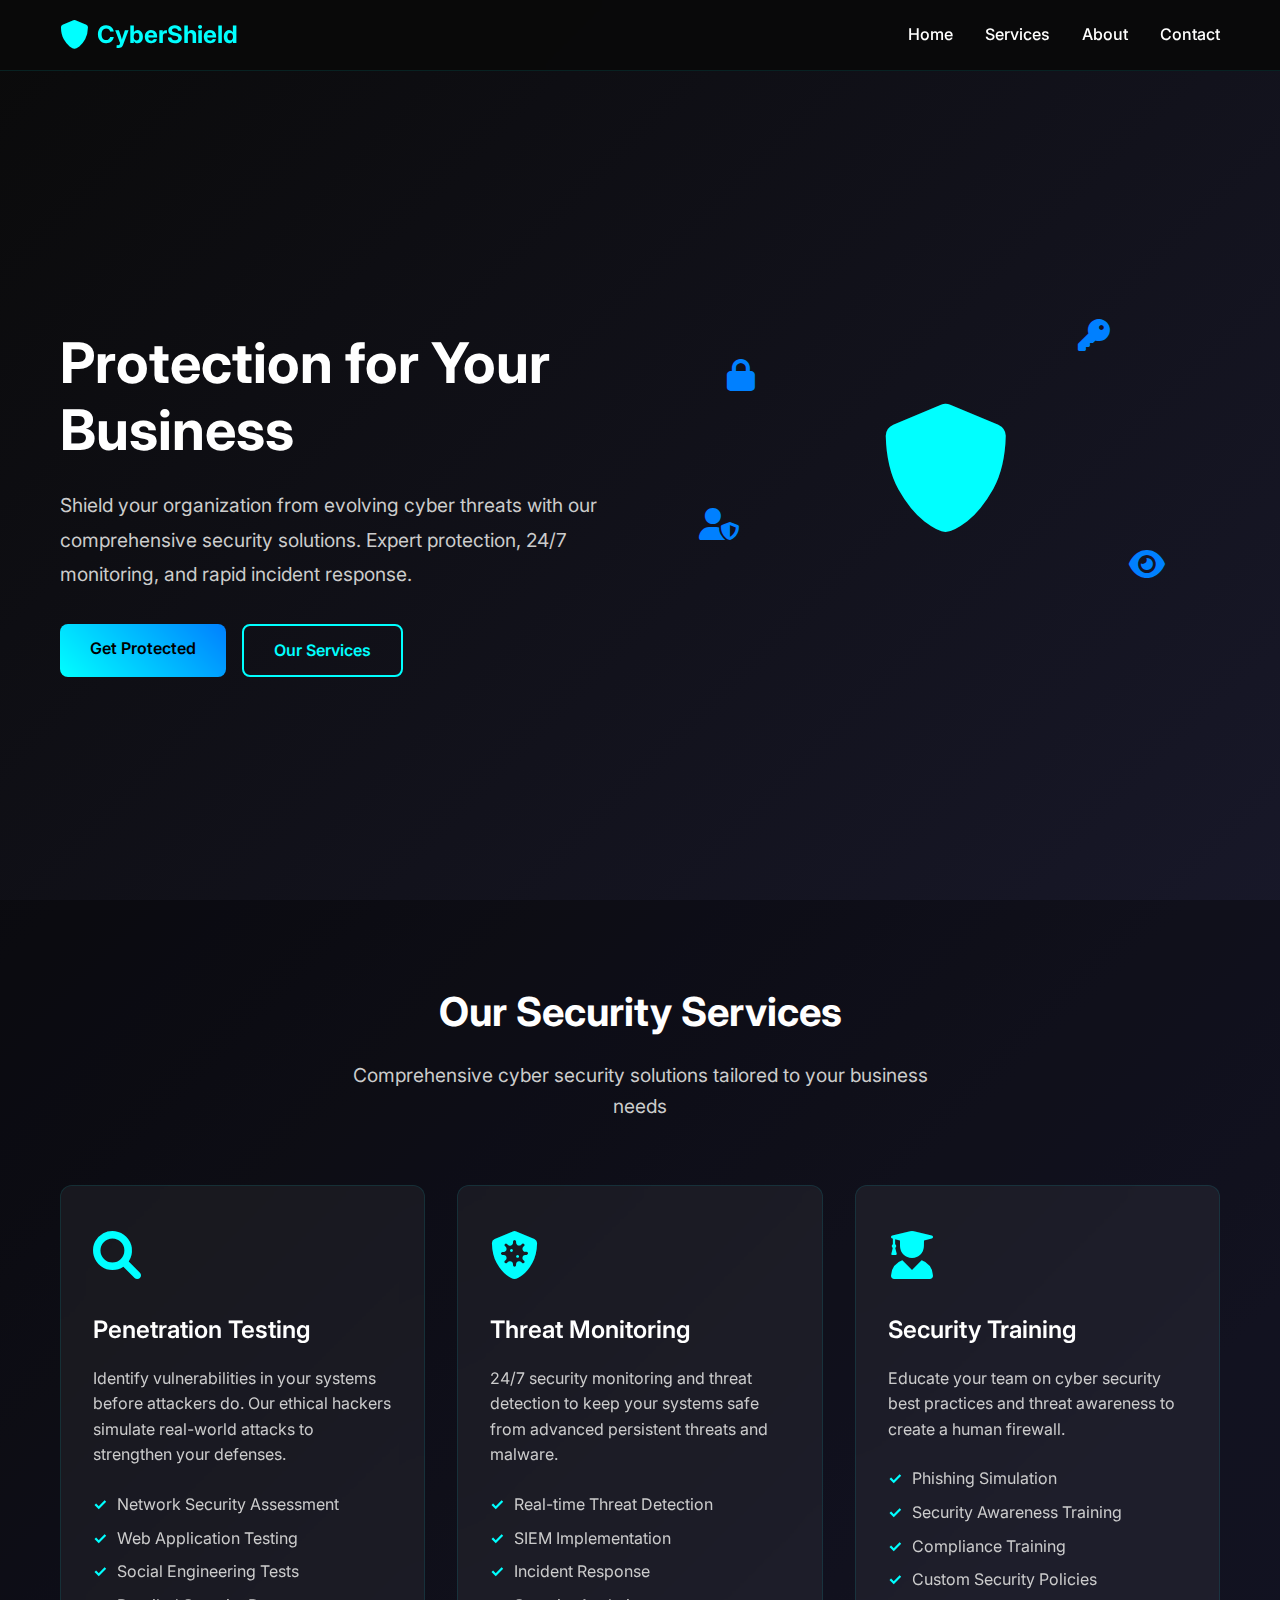
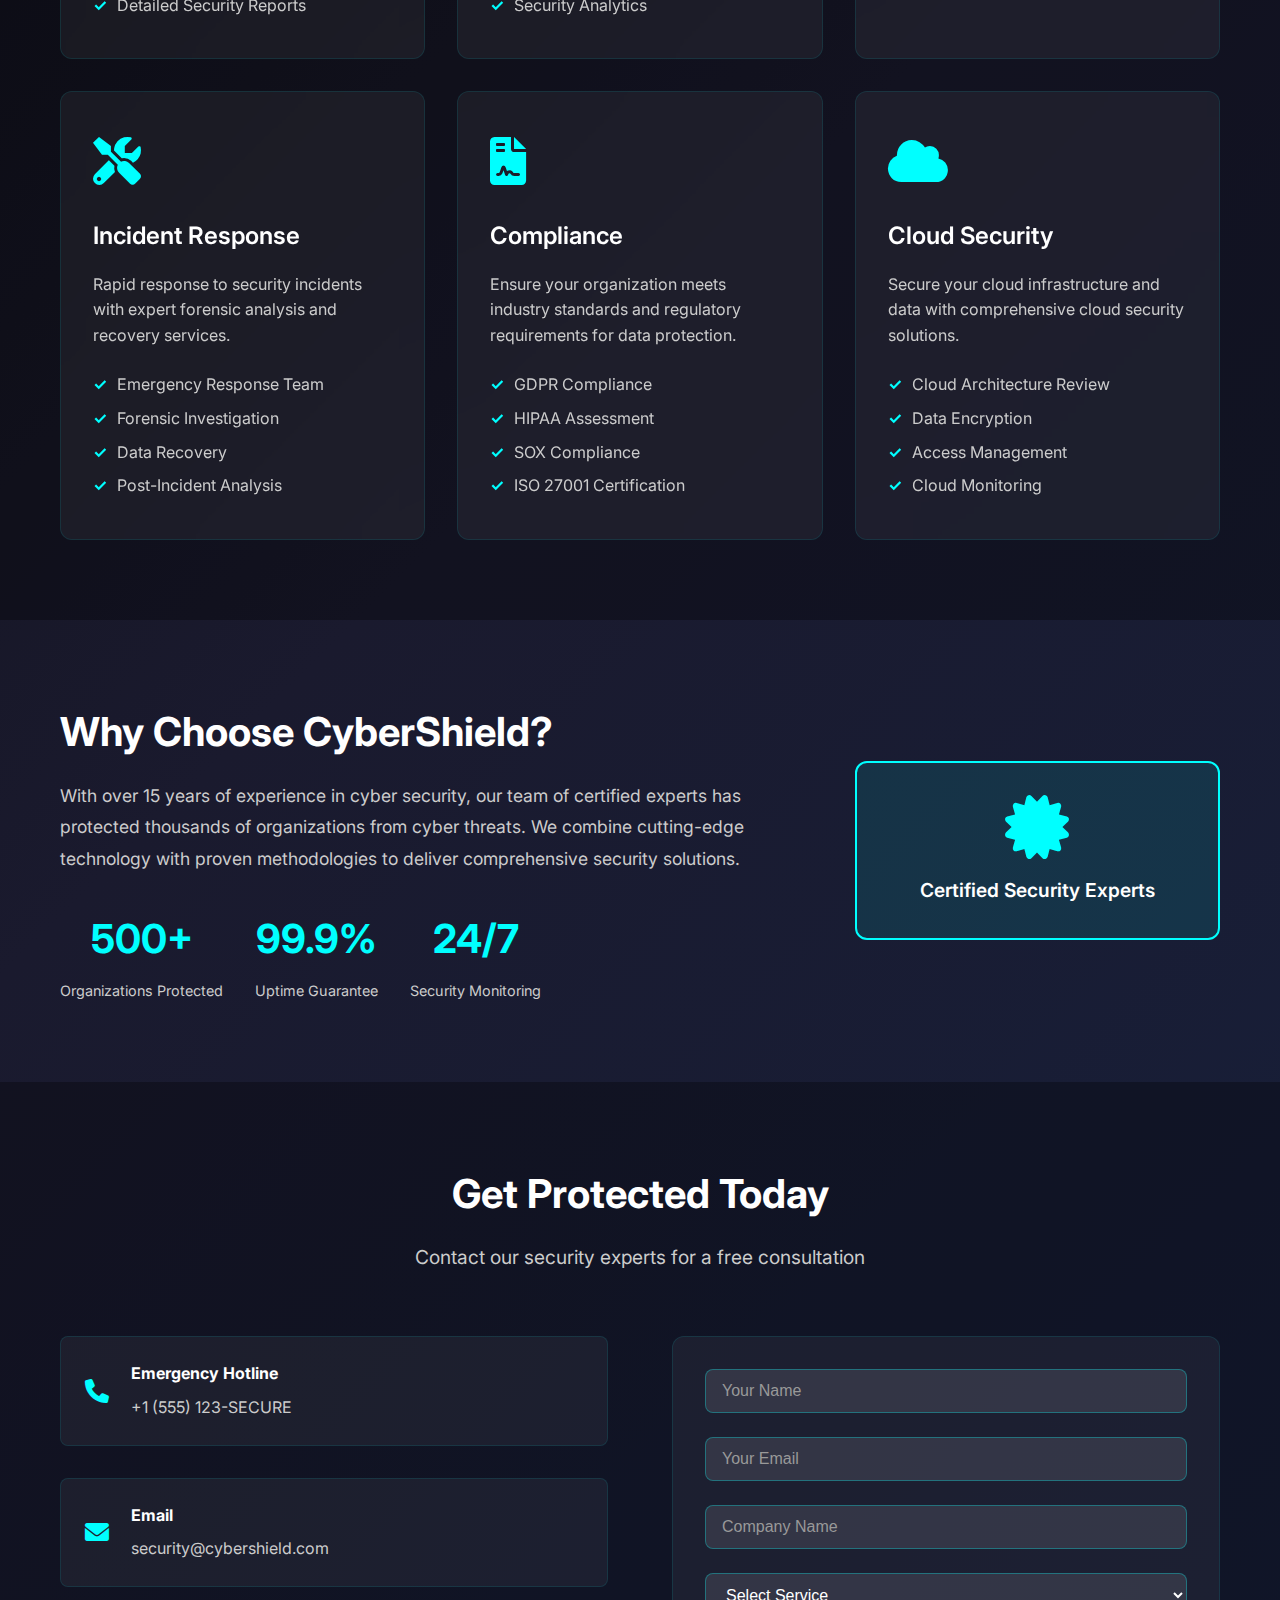
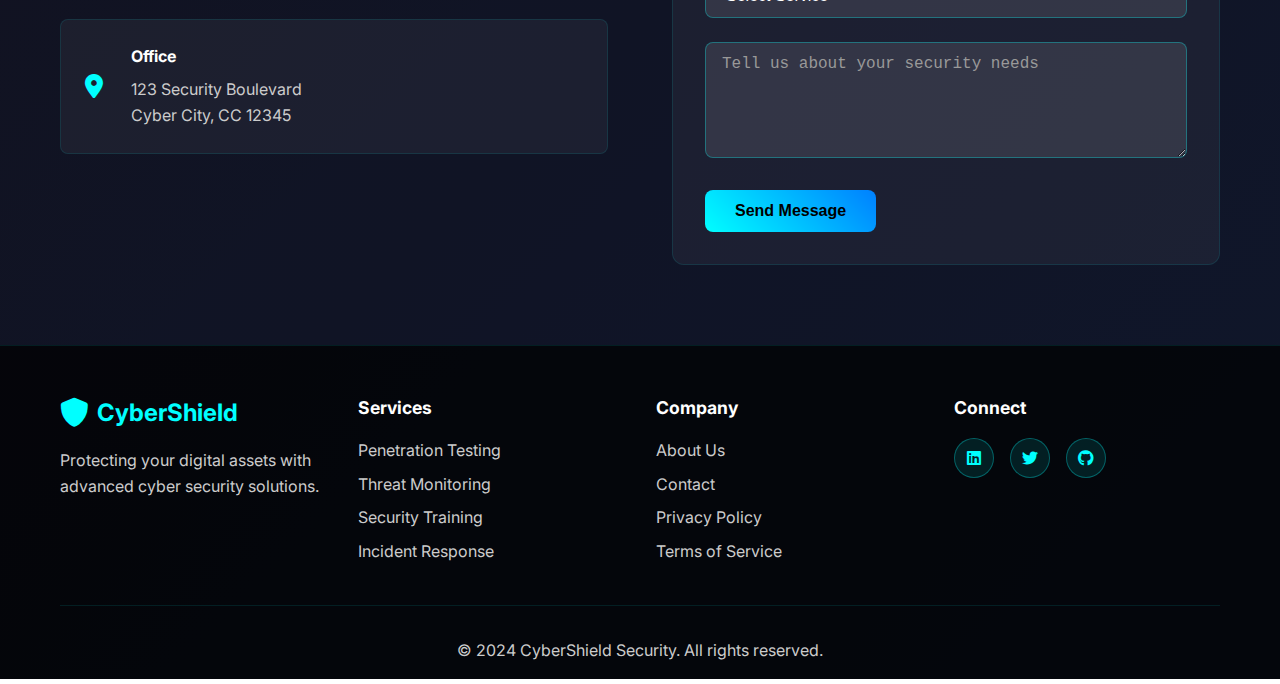
<file: cybersec website/index.html>
<!DOCTYPE html>
<html lang="en">
<head>
    <meta charset="UTF-8">
    <meta name="viewport" content="width=device-width, initial-scale=1.0">
    <title>CyberShield Security - Advanced Cyber Protection</title>
    <meta name="description" content="Professional cyber security services protecting businesses from digital threats. Expert security consulting, penetration testing, and incident response.">
    <link rel="stylesheet" href="styles.css">
    <link href="https://fonts.googleapis.com/css2?family=Inter:wght@300;400;500;600;700&display=swap" rel="stylesheet">
    <link rel="stylesheet" href="https://cdnjs.cloudflare.com/ajax/libs/font-awesome/6.0.0/css/all.min.css">
</head>
<body>
    <!-- Navigation -->
    <nav class="navbar">
        <div class="nav-container">
            <div class="nav-logo">
                <i class="fas fa-shield-alt"></i>
                <span>CyberShield</span>
            </div>
            <ul class="nav-menu">
                <li class="nav-item">
                    <a href="#home" class="nav-link">Home</a>
                </li>
                <li class="nav-item">
                    <a href="#services" class="nav-link">Services</a>
                </li>
                <li class="nav-item">
                    <a href="#about" class="nav-link">About</a>
                </li>
                <li class="nav-item">
                    <a href="#contact" class="nav-link">Contact</a>
                </li>
            </ul>
            <div class="hamburger">
                <span class="bar"></span>
                <span class="bar"></span>
                <span class="bar"></span>
            </div>
        </div>
    </nav>

    <!-- Hero Section -->
    <section id="home" class="hero">
        <div class="hero-container">
            <div class="hero-content">
                <h1 class="hero-title">
                    <span class="gradient-text">Advanced Cyber Security</span>
                    <br>Protection for Your Business
                </h1>
                <p class="hero-description">
                    Shield your organization from evolving cyber threats with our comprehensive security solutions. 
                    Expert protection, 24/7 monitoring, and rapid incident response.
                </p>
                <div class="hero-buttons">
                    <a href="#contact" class="btn btn-primary">Get Protected</a>
                    <a href="#services" class="btn btn-secondary">Our Services</a>
                </div>
            </div>
            <div class="hero-visual">
                <div class="security-animation">
                    <div class="shield-icon">
                        <i class="fas fa-shield-alt"></i>
                    </div>
                    <div class="floating-elements">
                        <div class="element element-1"><i class="fas fa-lock"></i></div>
                        <div class="element element-2"><i class="fas fa-key"></i></div>
                        <div class="element element-3"><i class="fas fa-user-shield"></i></div>
                        <div class="element element-4"><i class="fas fa-eye"></i></div>
                    </div>
                </div>
            </div>
        </div>
    </section>

    <!-- Services Section -->
    <section id="services" class="services">
        <div class="container">
            <div class="section-header">
                <h2 class="section-title">Our Security Services</h2>
                <p class="section-description">Comprehensive cyber security solutions tailored to your business needs</p>
            </div>
            <div class="services-grid">
                <div class="service-card">
                    <div class="service-icon">
                        <i class="fas fa-search"></i>
                    </div>
                    <h3>Penetration Testing</h3>
                    <p>Identify vulnerabilities in your systems before attackers do. Our ethical hackers simulate real-world attacks to strengthen your defenses.</p>
                    <ul class="service-features">
                        <li>Network Security Assessment</li>
                        <li>Web Application Testing</li>
                        <li>Social Engineering Tests</li>
                        <li>Detailed Security Reports</li>
                    </ul>
                </div>
                <div class="service-card">
                    <div class="service-icon">
                        <i class="fas fa-shield-virus"></i>
                    </div>
                    <h3>Threat Monitoring</h3>
                    <p>24/7 security monitoring and threat detection to keep your systems safe from advanced persistent threats and malware.</p>
                    <ul class="service-features">
                        <li>Real-time Threat Detection</li>
                        <li>SIEM Implementation</li>
                        <li>Incident Response</li>
                        <li>Security Analytics</li>
                    </ul>
                </div>
                <div class="service-card">
                    <div class="service-icon">
                        <i class="fas fa-user-graduate"></i>
                    </div>
                    <h3>Security Training</h3>
                    <p>Educate your team on cyber security best practices and threat awareness to create a human firewall.</p>
                    <ul class="service-features">
                        <li>Phishing Simulation</li>
                        <li>Security Awareness Training</li>
                        <li>Compliance Training</li>
                        <li>Custom Security Policies</li>
                    </ul>
                </div>
                <div class="service-card">
                    <div class="service-icon">
                        <i class="fas fa-tools"></i>
                    </div>
                    <h3>Incident Response</h3>
                    <p>Rapid response to security incidents with expert forensic analysis and recovery services.</p>
                    <ul class="service-features">
                        <li>Emergency Response Team</li>
                        <li>Forensic Investigation</li>
                        <li>Data Recovery</li>
                        <li>Post-Incident Analysis</li>
                    </ul>
                </div>
                <div class="service-card">
                    <div class="service-icon">
                        <i class="fas fa-file-contract"></i>
                    </div>
                    <h3>Compliance</h3>
                    <p>Ensure your organization meets industry standards and regulatory requirements for data protection.</p>
                    <ul class="service-features">
                        <li>GDPR Compliance</li>
                        <li>HIPAA Assessment</li>
                        <li>SOX Compliance</li>
                        <li>ISO 27001 Certification</li>
                    </ul>
                </div>
                <div class="service-card">
                    <div class="service-icon">
                        <i class="fas fa-cloud"></i>
                    </div>
                    <h3>Cloud Security</h3>
                    <p>Secure your cloud infrastructure and data with comprehensive cloud security solutions.</p>
                    <ul class="service-features">
                        <li>Cloud Architecture Review</li>
                        <li>Data Encryption</li>
                        <li>Access Management</li>
                        <li>Cloud Monitoring</li>
                    </ul>
                </div>
            </div>
        </div>
    </section>

    <!-- About Section -->
    <section id="about" class="about">
        <div class="container">
            <div class="about-content">
                <div class="about-text">
                    <h2 class="section-title">Why Choose CyberShield?</h2>
                    <p class="about-description">
                        With over 15 years of experience in cyber security, our team of certified experts has protected 
                        thousands of organizations from cyber threats. We combine cutting-edge technology with proven 
                        methodologies to deliver comprehensive security solutions.
                    </p>
                    <div class="stats">
                        <div class="stat">
                            <div class="stat-number">500+</div>
                            <div class="stat-label">Organizations Protected</div>
                        </div>
                        <div class="stat">
                            <div class="stat-number">99.9%</div>
                            <div class="stat-label">Uptime Guarantee</div>
                        </div>
                        <div class="stat">
                            <div class="stat-number">24/7</div>
                            <div class="stat-label">Security Monitoring</div>
                        </div>
                    </div>
                </div>
                <div class="about-visual">
                    <div class="security-badge">
                        <i class="fas fa-certificate"></i>
                        <span>Certified Security Experts</span>
                    </div>
                </div>
            </div>
        </div>
    </section>

    <!-- Contact Section -->
    <section id="contact" class="contact">
        <div class="container">
            <div class="section-header">
                <h2 class="section-title">Get Protected Today</h2>
                <p class="section-description">Contact our security experts for a free consultation</p>
            </div>
            <div class="contact-content">
                <div class="contact-info">
                    <div class="contact-item">
                        <i class="fas fa-phone"></i>
                        <div>
                            <h4>Emergency Hotline</h4>
                            <p>+1 (555) 123-SECURE</p>
                        </div>
                    </div>
                    <div class="contact-item">
                        <i class="fas fa-envelope"></i>
                        <div>
                            <h4>Email</h4>
                            <p>security@cybershield.com</p>
                        </div>
                    </div>
                    <div class="contact-item">
                        <i class="fas fa-map-marker-alt"></i>
                        <div>
                            <h4>Office</h4>
                            <p>123 Security Boulevard<br>Cyber City, CC 12345</p>
                        </div>
                    </div>
                </div>
                <form class="contact-form">
                    <div class="form-group">
                        <input type="text" id="name" name="name" placeholder="Your Name" required>
                    </div>
                    <div class="form-group">
                        <input type="email" id="email" name="email" placeholder="Your Email" required>
                    </div>
                    <div class="form-group">
                        <input type="text" id="company" name="company" placeholder="Company Name">
                    </div>
                    <div class="form-group">
                        <select id="service" name="service" required>
                            <option value="">Select Service</option>
                            <option value="penetration-testing">Penetration Testing</option>
                            <option value="threat-monitoring">Threat Monitoring</option>
                            <option value="security-training">Security Training</option>
                            <option value="incident-response">Incident Response</option>
                            <option value="compliance">Compliance</option>
                            <option value="cloud-security">Cloud Security</option>
                        </select>
                    </div>
                    <div class="form-group">
                        <textarea id="message" name="message" placeholder="Tell us about your security needs" rows="5" required></textarea>
                    </div>
                    <button type="submit" class="btn btn-primary">Send Message</button>
                </form>
            </div>
        </div>
    </section>

    <!-- Footer -->
    <footer class="footer">
        <div class="container">
            <div class="footer-content">
                <div class="footer-section">
                    <div class="footer-logo">
                        <i class="fas fa-shield-alt"></i>
                        <span>CyberShield</span>
                    </div>
                    <p>Protecting your digital assets with advanced cyber security solutions.</p>
                </div>
                <div class="footer-section">
                    <h4>Services</h4>
                    <ul>
                        <li><a href="#services">Penetration Testing</a></li>
                        <li><a href="#services">Threat Monitoring</a></li>
                        <li><a href="#services">Security Training</a></li>
                        <li><a href="#services">Incident Response</a></li>
                    </ul>
                </div>
                <div class="footer-section">
                    <h4>Company</h4>
                    <ul>
                        <li><a href="#about">About Us</a></li>
                        <li><a href="#contact">Contact</a></li>
                        <li><a href="#">Privacy Policy</a></li>
                        <li><a href="#">Terms of Service</a></li>
                    </ul>
                </div>
                <div class="footer-section">
                    <h4>Connect</h4>
                    <div class="social-links">
                        <a href="#"><i class="fab fa-linkedin"></i></a>
                        <a href="#"><i class="fab fa-twitter"></i></a>
                        <a href="#"><i class="fab fa-github"></i></a>
                    </div>
                </div>
            </div>
            <div class="footer-bottom">
                <p>&copy; 2024 CyberShield Security. All rights reserved.</p>
            </div>
        </div>
    </footer>

    <script src="script.js"></script>
</body>
</html>
</file>
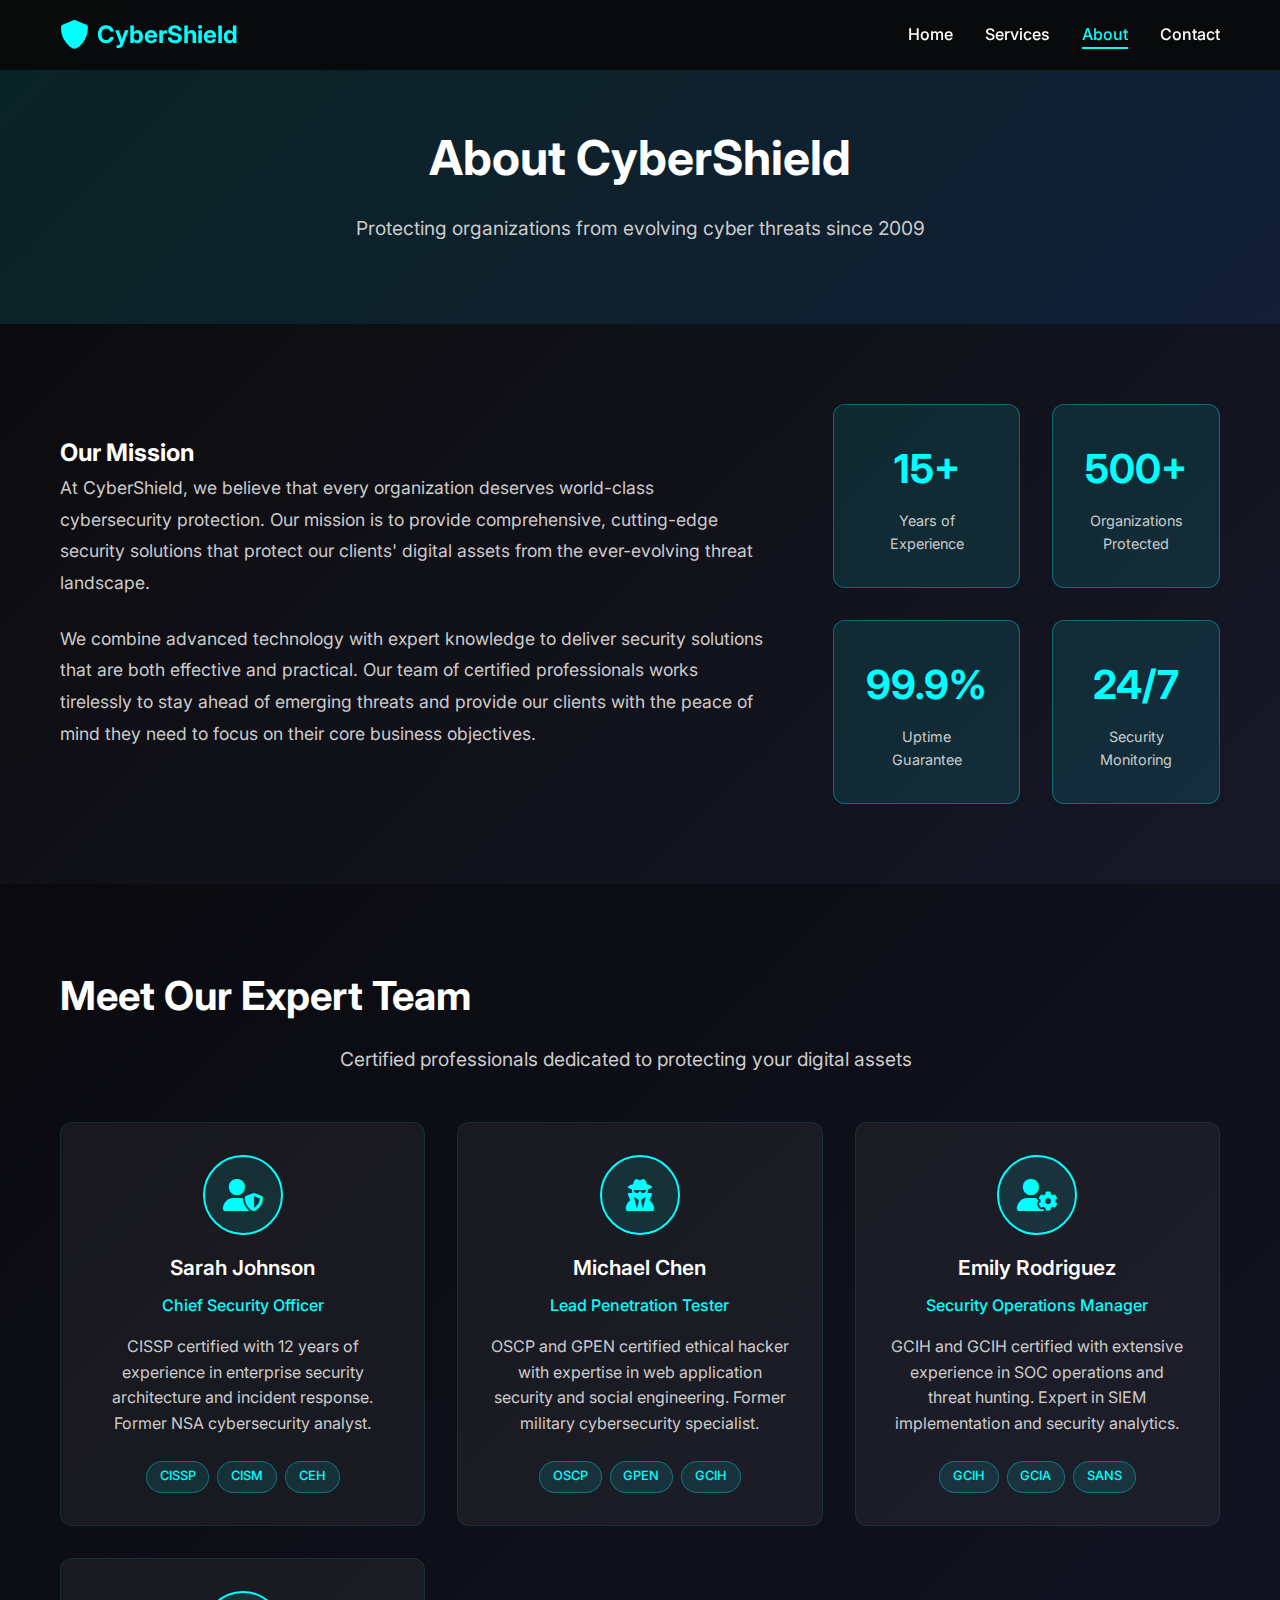
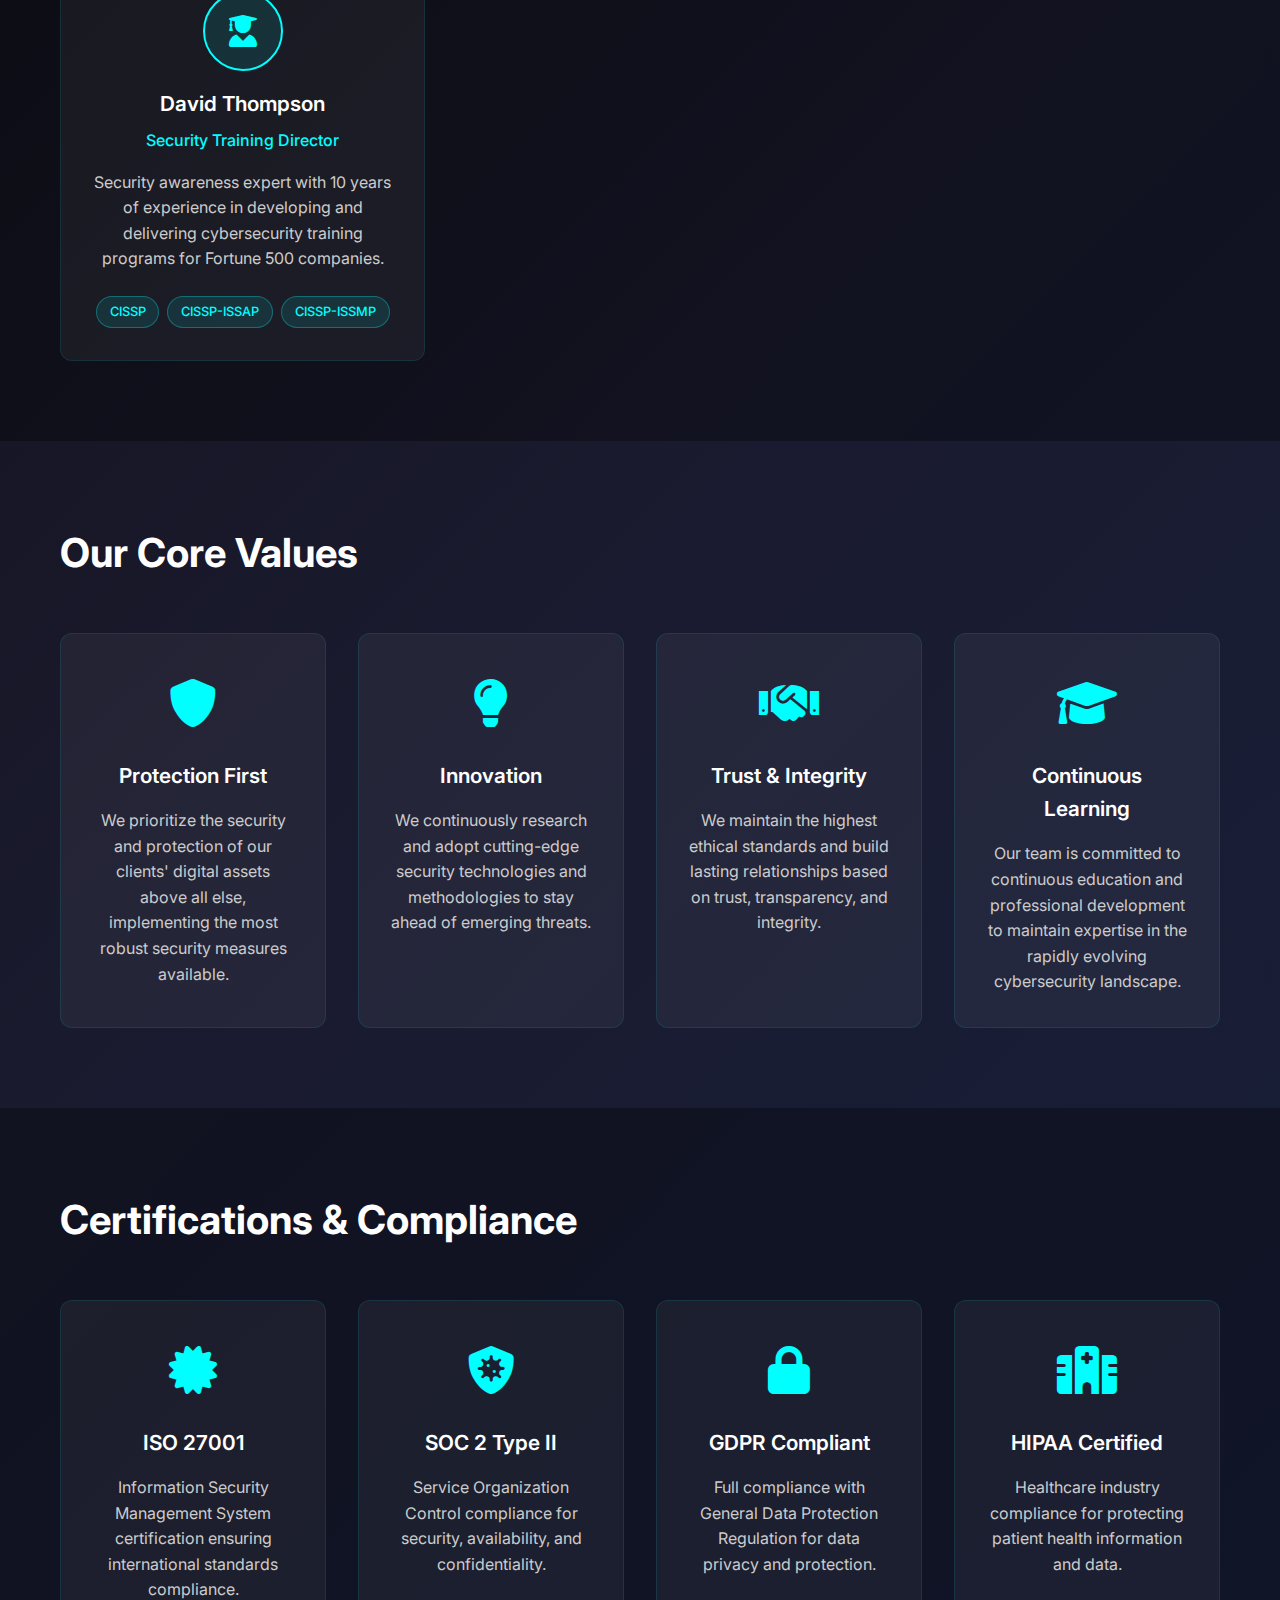
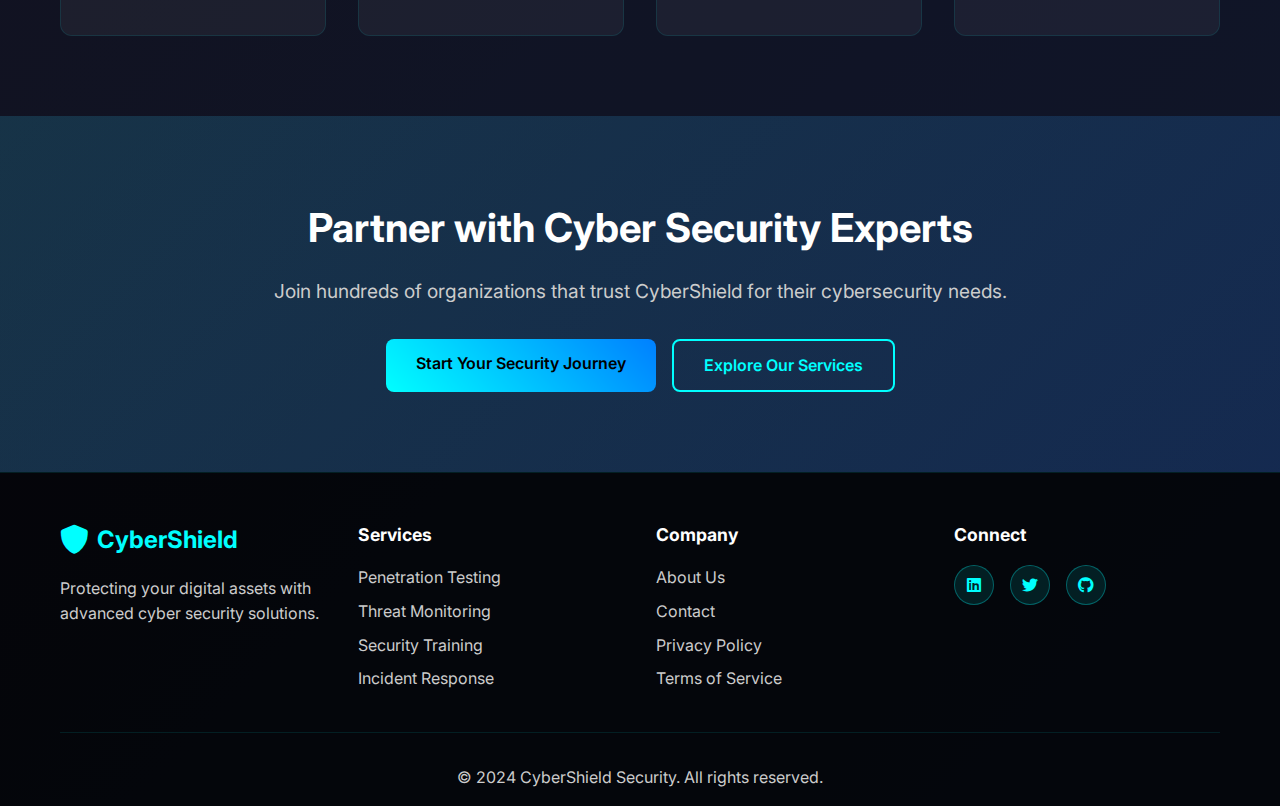
<file: cybersec website/about.html>
<!DOCTYPE html>
<html lang="en">
<head>
    <meta charset="UTF-8">
    <meta name="viewport" content="width=device-width, initial-scale=1.0">
    <title>About CyberShield - Leading Cyber Security Experts</title>
    <meta name="description" content="Learn about CyberShield's mission to protect organizations from cyber threats. Meet our expert team and discover our commitment to cybersecurity excellence.">
    <link rel="stylesheet" href="styles.css">
    <link href="https://fonts.googleapis.com/css2?family=Inter:wght@300;400;500;600;700&display=swap" rel="stylesheet">
    <link rel="stylesheet" href="https://cdnjs.cloudflare.com/ajax/libs/font-awesome/6.0.0/css/all.min.css">
</head>
<body>
    <!-- Navigation -->
    <nav class="navbar">
        <div class="nav-container">
            <div class="nav-logo">
                <i class="fas fa-shield-alt"></i>
                <span>CyberShield</span>
            </div>
            <ul class="nav-menu">
                <li class="nav-item">
                    <a href="index.html" class="nav-link">Home</a>
                </li>
                <li class="nav-item">
                    <a href="services.html" class="nav-link">Services</a>
                </li>
                <li class="nav-item">
                    <a href="about.html" class="nav-link active">About</a>
                </li>
                <li class="nav-item">
                    <a href="contact.html" class="nav-link">Contact</a>
                </li>
            </ul>
            <div class="hamburger">
                <span class="bar"></span>
                <span class="bar"></span>
                <span class="bar"></span>
            </div>
        </div>
    </nav>

    <!-- Page Header -->
    <section class="page-header">
        <div class="container">
            <h1 class="page-title">About CyberShield</h1>
            <p class="page-description">Protecting organizations from evolving cyber threats since 2009</p>
        </div>
    </section>

    <!-- Mission Section -->
    <section class="mission-section">
        <div class="container">
            <div class="mission-content">
                <div class="mission-text">
                    <h2>Our Mission</h2>
                    <p class="mission-description">
                        At CyberShield, we believe that every organization deserves world-class cybersecurity protection. 
                        Our mission is to provide comprehensive, cutting-edge security solutions that protect our clients' 
                        digital assets from the ever-evolving threat landscape.
                    </p>
                    <p class="mission-description">
                        We combine advanced technology with expert knowledge to deliver security solutions that are 
                        both effective and practical. Our team of certified professionals works tirelessly to stay 
                        ahead of emerging threats and provide our clients with the peace of mind they need to focus 
                        on their core business objectives.
                    </p>
                </div>
                <div class="mission-visual">
                    <div class="mission-stats">
                        <div class="stat-item">
                            <div class="stat-number">15+</div>
                            <div class="stat-label">Years of Experience</div>
                        </div>
                        <div class="stat-item">
                            <div class="stat-number">500+</div>
                            <div class="stat-label">Organizations Protected</div>
                        </div>
                        <div class="stat-item">
                            <div class="stat-number">99.9%</div>
                            <div class="stat-label">Uptime Guarantee</div>
                        </div>
                        <div class="stat-item">
                            <div class="stat-number">24/7</div>
                            <div class="stat-label">Security Monitoring</div>
                        </div>
                    </div>
                </div>
            </div>
        </div>
    </section>

    <!-- Team Section -->
    <section class="team-section">
        <div class="container">
            <h2 class="section-title">Meet Our Expert Team</h2>
            <p class="section-description">Certified professionals dedicated to protecting your digital assets</p>
            
            <div class="team-grid">
                <div class="team-member">
                    <div class="member-photo">
                        <i class="fas fa-user-shield"></i>
                    </div>
                    <h3>Sarah Johnson</h3>
                    <p class="member-role">Chief Security Officer</p>
                    <p class="member-bio">
                        CISSP certified with 12 years of experience in enterprise security architecture 
                        and incident response. Former NSA cybersecurity analyst.
                    </p>
                    <div class="member-certifications">
                        <span class="cert">CISSP</span>
                        <span class="cert">CISM</span>
                        <span class="cert">CEH</span>
                    </div>
                </div>

                <div class="team-member">
                    <div class="member-photo">
                        <i class="fas fa-user-secret"></i>
                    </div>
                    <h3>Michael Chen</h3>
                    <p class="member-role">Lead Penetration Tester</p>
                    <p class="member-bio">
                        OSCP and GPEN certified ethical hacker with expertise in web application security 
                        and social engineering. Former military cybersecurity specialist.
                    </p>
                    <div class="member-certifications">
                        <span class="cert">OSCP</span>
                        <span class="cert">GPEN</span>
                        <span class="cert">GCIH</span>
                    </div>
                </div>

                <div class="team-member">
                    <div class="member-photo">
                        <i class="fas fa-user-cog"></i>
                    </div>
                    <h3>Emily Rodriguez</h3>
                    <p class="member-role">Security Operations Manager</p>
                    <p class="member-bio">
                        GCIH and GCIH certified with extensive experience in SOC operations and threat hunting. 
                        Expert in SIEM implementation and security analytics.
                    </p>
                    <div class="member-certifications">
                        <span class="cert">GCIH</span>
                        <span class="cert">GCIA</span>
                        <span class="cert">SANS</span>
                    </div>
                </div>

                <div class="team-member">
                    <div class="member-photo">
                        <i class="fas fa-user-graduate"></i>
                    </div>
                    <h3>David Thompson</h3>
                    <p class="member-role">Security Training Director</p>
                    <p class="member-bio">
                        Security awareness expert with 10 years of experience in developing and delivering 
                        cybersecurity training programs for Fortune 500 companies.
                    </p>
                    <div class="member-certifications">
                        <span class="cert">CISSP</span>
                        <span class="cert">CISSP-ISSAP</span>
                        <span class="cert">CISSP-ISSMP</span>
                    </div>
                </div>
            </div>
        </div>
    </section>

    <!-- Values Section -->
    <section class="values-section">
        <div class="container">
            <h2 class="section-title">Our Core Values</h2>
            <div class="values-grid">
                <div class="value-card">
                    <div class="value-icon">
                        <i class="fas fa-shield-alt"></i>
                    </div>
                    <h3>Protection First</h3>
                    <p>We prioritize the security and protection of our clients' digital assets above all else, implementing the most robust security measures available.</p>
                </div>
                <div class="value-card">
                    <div class="value-icon">
                        <i class="fas fa-lightbulb"></i>
                    </div>
                    <h3>Innovation</h3>
                    <p>We continuously research and adopt cutting-edge security technologies and methodologies to stay ahead of emerging threats.</p>
                </div>
                <div class="value-card">
                    <div class="value-icon">
                        <i class="fas fa-handshake"></i>
                    </div>
                    <h3>Trust & Integrity</h3>
                    <p>We maintain the highest ethical standards and build lasting relationships based on trust, transparency, and integrity.</p>
                </div>
                <div class="value-card">
                    <div class="value-icon">
                        <i class="fas fa-graduation-cap"></i>
                    </div>
                    <h3>Continuous Learning</h3>
                    <p>Our team is committed to continuous education and professional development to maintain expertise in the rapidly evolving cybersecurity landscape.</p>
                </div>
            </div>
        </div>
    </section>

    <!-- Certifications Section -->
    <section class="certifications-section">
        <div class="container">
            <h2 class="section-title">Certifications & Compliance</h2>
            <div class="certifications-grid">
                <div class="certification-item">
                    <div class="cert-logo">
                        <i class="fas fa-certificate"></i>
                    </div>
                    <h3>ISO 27001</h3>
                    <p>Information Security Management System certification ensuring international standards compliance.</p>
                </div>
                <div class="certification-item">
                    <div class="cert-logo">
                        <i class="fas fa-shield-virus"></i>
                    </div>
                    <h3>SOC 2 Type II</h3>
                    <p>Service Organization Control compliance for security, availability, and confidentiality.</p>
                </div>
                <div class="certification-item">
                    <div class="cert-logo">
                        <i class="fas fa-lock"></i>
                    </div>
                    <h3>GDPR Compliant</h3>
                    <p>Full compliance with General Data Protection Regulation for data privacy and protection.</p>
                </div>
                <div class="certification-item">
                    <div class="cert-logo">
                        <i class="fas fa-hospital"></i>
                    </div>
                    <h3>HIPAA Certified</h3>
                    <p>Healthcare industry compliance for protecting patient health information and data.</p>
                </div>
            </div>
        </div>
    </section>

    <!-- CTA Section -->
    <section class="cta-section">
        <div class="container">
            <div class="cta-content">
                <h2>Partner with Cyber Security Experts</h2>
                <p>Join hundreds of organizations that trust CyberShield for their cybersecurity needs.</p>
                <div class="cta-buttons">
                    <a href="contact.html" class="btn btn-primary">Start Your Security Journey</a>
                    <a href="services.html" class="btn btn-secondary">Explore Our Services</a>
                </div>
            </div>
        </div>
    </section>

    <!-- Footer -->
    <footer class="footer">
        <div class="container">
            <div class="footer-content">
                <div class="footer-section">
                    <div class="footer-logo">
                        <i class="fas fa-shield-alt"></i>
                        <span>CyberShield</span>
                    </div>
                    <p>Protecting your digital assets with advanced cyber security solutions.</p>
                </div>
                <div class="footer-section">
                    <h4>Services</h4>
                    <ul>
                        <li><a href="services.html">Penetration Testing</a></li>
                        <li><a href="services.html">Threat Monitoring</a></li>
                        <li><a href="services.html">Security Training</a></li>
                        <li><a href="services.html">Incident Response</a></li>
                    </ul>
                </div>
                <div class="footer-section">
                    <h4>Company</h4>
                    <ul>
                        <li><a href="about.html">About Us</a></li>
                        <li><a href="contact.html">Contact</a></li>
                        <li><a href="#">Privacy Policy</a></li>
                        <li><a href="#">Terms of Service</a></li>
                    </ul>
                </div>
                <div class="footer-section">
                    <h4>Connect</h4>
                    <div class="social-links">
                        <a href="#"><i class="fab fa-linkedin"></i></a>
                        <a href="#"><i class="fab fa-twitter"></i></a>
                        <a href="#"><i class="fab fa-github"></i></a>
                    </div>
                </div>
            </div>
            <div class="footer-bottom">
                <p>&copy; 2024 CyberShield Security. All rights reserved.</p>
            </div>
        </div>
    </footer>

    <script src="script.js"></script>
</body>
</html>
</file>
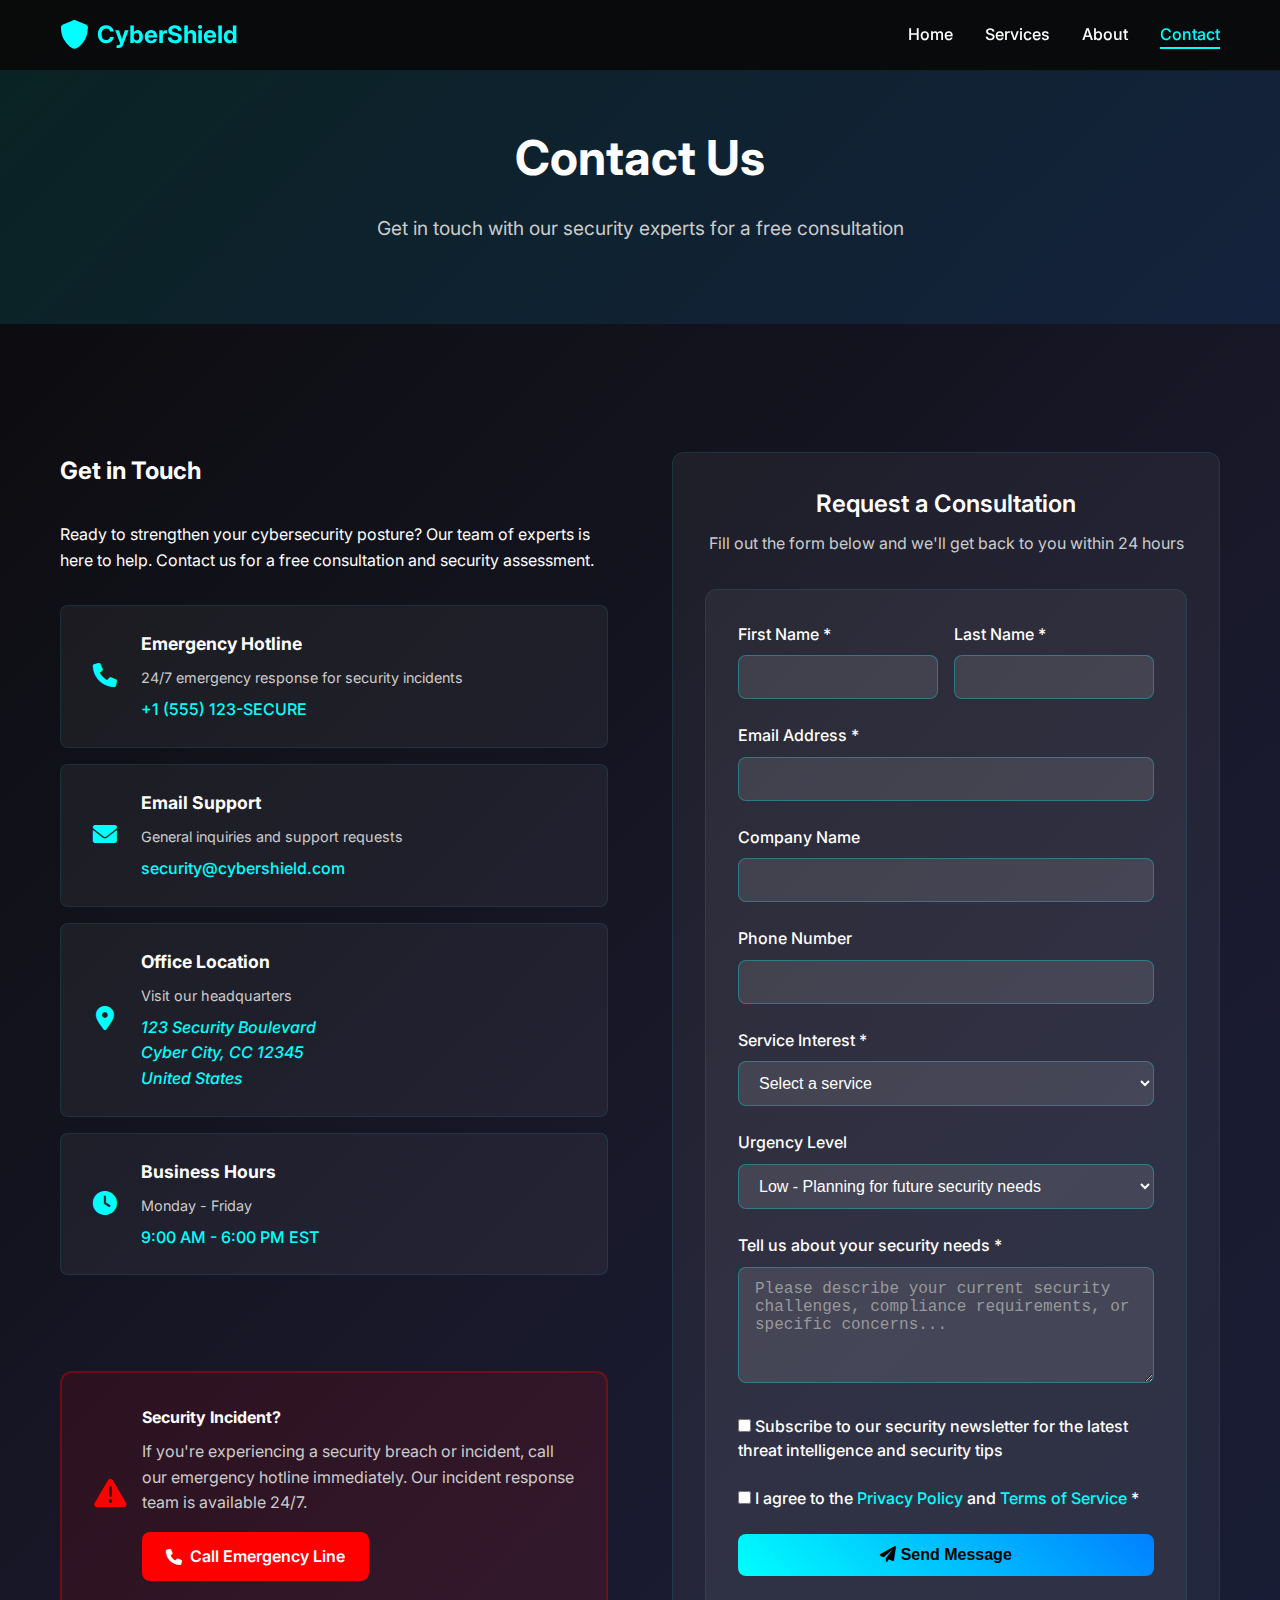
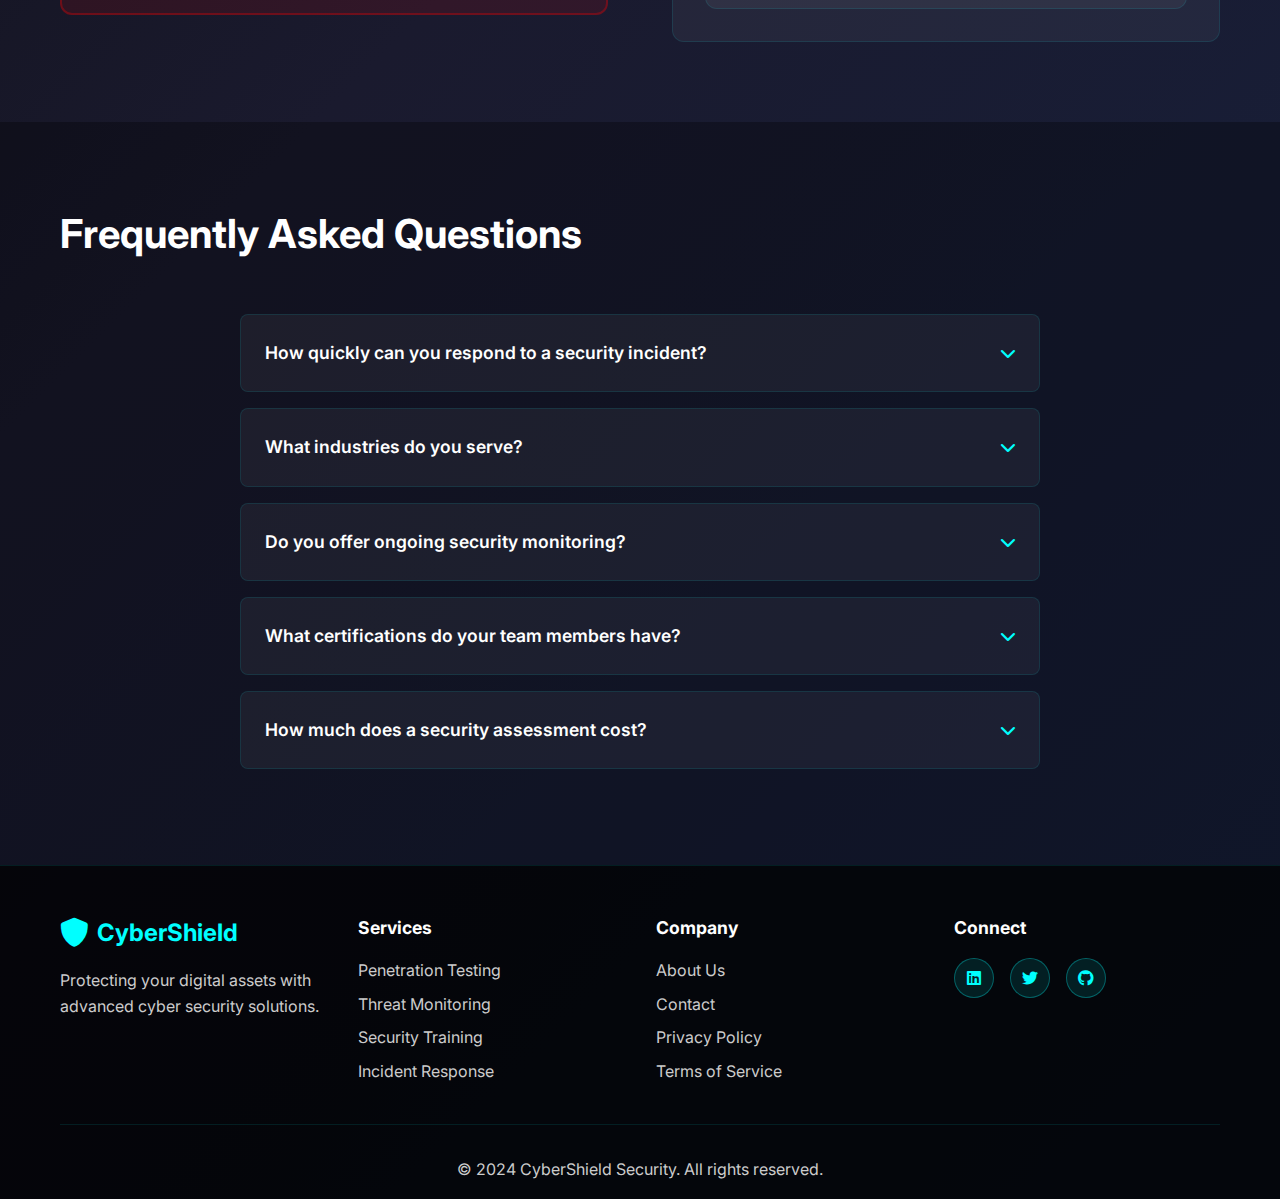
<file: cybersec website/contact.html>
<!DOCTYPE html>
<html lang="en">
<head>
    <meta charset="UTF-8">
    <meta name="viewport" content="width=device-width, initial-scale=1.0">
    <title>Contact CyberShield - Get Your Free Security Consultation</title>
    <meta name="description" content="Contact CyberShield for expert cybersecurity services. Get a free consultation and security assessment. Emergency hotline available 24/7.">
    <link rel="stylesheet" href="styles.css">
    <link href="https://fonts.googleapis.com/css2?family=Inter:wght@300;400;500;600;700&display=swap" rel="stylesheet">
    <link rel="stylesheet" href="https://cdnjs.cloudflare.com/ajax/libs/font-awesome/6.0.0/css/all.min.css">
</head>
<body>
    <!-- Navigation -->
    <nav class="navbar">
        <div class="nav-container">
            <div class="nav-logo">
                <i class="fas fa-shield-alt"></i>
                <span>CyberShield</span>
            </div>
            <ul class="nav-menu">
                <li class="nav-item">
                    <a href="index.html" class="nav-link">Home</a>
                </li>
                <li class="nav-item">
                    <a href="services.html" class="nav-link">Services</a>
                </li>
                <li class="nav-item">
                    <a href="about.html" class="nav-link">About</a>
                </li>
                <li class="nav-item">
                    <a href="contact.html" class="nav-link active">Contact</a>
                </li>
            </ul>
            <div class="hamburger">
                <span class="bar"></span>
                <span class="bar"></span>
                <span class="bar"></span>
            </div>
        </div>
    </nav>

    <!-- Page Header -->
    <section class="page-header">
        <div class="container">
            <h1 class="page-title">Contact Us</h1>
            <p class="page-description">Get in touch with our security experts for a free consultation</p>
        </div>
    </section>

    <!-- Contact Section -->
    <section class="contact-section">
        <div class="container">
            <div class="contact-content">
                <div class="contact-info">
                    <h2>Get in Touch</h2>
                    <p class="contact-intro">
                        Ready to strengthen your cybersecurity posture? Our team of experts is here to help. 
                        Contact us for a free consultation and security assessment.
                    </p>
                    
                    <div class="contact-methods">
                        <div class="contact-method">
                            <div class="method-icon">
                                <i class="fas fa-phone"></i>
                            </div>
                            <div class="method-content">
                                <h3>Emergency Hotline</h3>
                                <p class="method-description">24/7 emergency response for security incidents</p>
                                <a href="tel:+15551234567" class="method-link">+1 (555) 123-SECURE</a>
                            </div>
                        </div>

                        <div class="contact-method">
                            <div class="method-icon">
                                <i class="fas fa-envelope"></i>
                            </div>
                            <div class="method-content">
                                <h3>Email Support</h3>
                                <p class="method-description">General inquiries and support requests</p>
                                <a href="mailto:security@cybershield.com" class="method-link">security@cybershield.com</a>
                            </div>
                        </div>

                        <div class="contact-method">
                            <div class="method-icon">
                                <i class="fas fa-map-marker-alt"></i>
                            </div>
                            <div class="method-content">
                                <h3>Office Location</h3>
                                <p class="method-description">Visit our headquarters</p>
                                <address class="method-link">
                                    123 Security Boulevard<br>
                                    Cyber City, CC 12345<br>
                                    United States
                                </address>
                            </div>
                        </div>

                        <div class="contact-method">
                            <div class="method-icon">
                                <i class="fas fa-clock"></i>
                            </div>
                            <div class="method-content">
                                <h3>Business Hours</h3>
                                <p class="method-description">Monday - Friday</p>
                                <p class="method-link">9:00 AM - 6:00 PM EST</p>
                            </div>
                        </div>
                    </div>

                    <div class="emergency-notice">
                        <div class="emergency-icon">
                            <i class="fas fa-exclamation-triangle"></i>
                        </div>
                        <div class="emergency-content">
                            <h4>Security Incident?</h4>
                            <p>If you're experiencing a security breach or incident, call our emergency hotline immediately. Our incident response team is available 24/7.</p>
                            <a href="tel:+15551234567" class="btn btn-emergency">
                                <i class="fas fa-phone"></i> Call Emergency Line
                            </a>
                        </div>
                    </div>
                </div>

                <div class="contact-form-container">
                    <div class="form-header">
                        <h3>Request a Consultation</h3>
                        <p>Fill out the form below and we'll get back to you within 24 hours</p>
                    </div>
                    
                    <form class="contact-form" id="consultationForm">
                        <div class="form-row">
                            <div class="form-group">
                                <label for="firstName">First Name *</label>
                                <input type="text" id="firstName" name="firstName" required>
                            </div>
                            <div class="form-group">
                                <label for="lastName">Last Name *</label>
                                <input type="text" id="lastName" name="lastName" required>
                            </div>
                        </div>

                        <div class="form-group">
                            <label for="email">Email Address *</label>
                            <input type="email" id="email" name="email" required>
                        </div>

                        <div class="form-group">
                            <label for="company">Company Name</label>
                            <input type="text" id="company" name="company">
                        </div>

                        <div class="form-group">
                            <label for="phone">Phone Number</label>
                            <input type="tel" id="phone" name="phone">
                        </div>

                        <div class="form-group">
                            <label for="service">Service Interest *</label>
                            <select id="service" name="service" required>
                                <option value="">Select a service</option>
                                <option value="penetration-testing">Penetration Testing</option>
                                <option value="threat-monitoring">24/7 Threat Monitoring</option>
                                <option value="security-training">Security Training & Awareness</option>
                                <option value="incident-response">Incident Response & Forensics</option>
                                <option value="compliance">Compliance & Risk Assessment</option>
                                <option value="cloud-security">Cloud Security</option>
                                <option value="general-consultation">General Security Consultation</option>
                            </select>
                        </div>

                        <div class="form-group">
                            <label for="urgency">Urgency Level</label>
                            <select id="urgency" name="urgency">
                                <option value="low">Low - Planning for future security needs</option>
                                <option value="medium">Medium - Security assessment needed</option>
                                <option value="high">High - Active security concerns</option>
                                <option value="critical">Critical - Security incident in progress</option>
                            </select>
                        </div>

                        <div class="form-group">
                            <label for="message">Tell us about your security needs *</label>
                            <textarea id="message" name="message" rows="5" placeholder="Please describe your current security challenges, compliance requirements, or specific concerns..." required></textarea>
                        </div>

                        <div class="form-group checkbox-group">
                            <label class="checkbox-label">
                                <input type="checkbox" id="newsletter" name="newsletter">
                                <span class="checkmark"></span>
                                Subscribe to our security newsletter for the latest threat intelligence and security tips
                            </label>
                        </div>

                        <div class="form-group checkbox-group">
                            <label class="checkbox-label">
                                <input type="checkbox" id="privacy" name="privacy" required>
                                <span class="checkmark"></span>
                                I agree to the <a href="#" class="privacy-link">Privacy Policy</a> and <a href="#" class="privacy-link">Terms of Service</a> *
                            </label>
                        </div>

                        <button type="submit" class="btn btn-primary btn-full">
                            <i class="fas fa-paper-plane"></i> Send Message
                        </button>
                    </form>
                </div>
            </div>
        </div>
    </section>

    <!-- FAQ Section -->
    <section class="faq-section">
        <div class="container">
            <h2 class="section-title">Frequently Asked Questions</h2>
            <div class="faq-container">
                <div class="faq-item">
                    <div class="faq-question">
                        <h3>How quickly can you respond to a security incident?</h3>
                        <i class="fas fa-chevron-down"></i>
                    </div>
                    <div class="faq-answer">
                        <p>Our emergency response team is available 24/7 and can be on-site or begin remote analysis within 2 hours of notification. For critical incidents, we can start containment procedures immediately via remote access.</p>
                    </div>
                </div>

                <div class="faq-item">
                    <div class="faq-question">
                        <h3>What industries do you serve?</h3>
                        <i class="fas fa-chevron-down"></i>
                    </div>
                    <div class="faq-answer">
                        <p>We serve organizations across all industries including healthcare, finance, manufacturing, government, education, and technology. Our team has experience with various compliance requirements including HIPAA, SOX, GDPR, and PCI DSS.</p>
                    </div>
                </div>

                <div class="faq-item">
                    <div class="faq-question">
                        <h3>Do you offer ongoing security monitoring?</h3>
                        <i class="fas fa-chevron-down"></i>
                    </div>
                    <div class="faq-answer">
                        <p>Yes, we provide 24/7 Security Operations Center (SOC) services with continuous monitoring, threat detection, and incident response. Our SOC team uses advanced SIEM tools and threat intelligence to protect your infrastructure around the clock.</p>
                    </div>
                </div>

                <div class="faq-item">
                    <div class="faq-question">
                        <h3>What certifications do your team members have?</h3>
                        <i class="fas fa-chevron-down"></i>
                    </div>
                    <div class="faq-answer">
                        <p>Our team holds industry-leading certifications including CISSP, CISM, CEH, OSCP, GCIH, and SANS certifications. We maintain continuous education to stay current with the latest threats and security technologies.</p>
                    </div>
                </div>

                <div class="faq-item">
                    <div class="faq-question">
                        <h3>How much does a security assessment cost?</h3>
                        <i class="fas fa-chevron-down"></i>
                    </div>
                    <div class="faq-answer">
                        <p>Security assessment costs vary based on the scope and complexity of your infrastructure. We offer free initial consultations to understand your needs and provide customized pricing. Contact us for a detailed quote tailored to your organization.</p>
                    </div>
                </div>
            </div>
        </div>
    </section>

    <!-- Footer -->
    <footer class="footer">
        <div class="container">
            <div class="footer-content">
                <div class="footer-section">
                    <div class="footer-logo">
                        <i class="fas fa-shield-alt"></i>
                        <span>CyberShield</span>
                    </div>
                    <p>Protecting your digital assets with advanced cyber security solutions.</p>
                </div>
                <div class="footer-section">
                    <h4>Services</h4>
                    <ul>
                        <li><a href="services.html">Penetration Testing</a></li>
                        <li><a href="services.html">Threat Monitoring</a></li>
                        <li><a href="services.html">Security Training</a></li>
                        <li><a href="services.html">Incident Response</a></li>
                    </ul>
                </div>
                <div class="footer-section">
                    <h4>Company</h4>
                    <ul>
                        <li><a href="about.html">About Us</a></li>
                        <li><a href="contact.html">Contact</a></li>
                        <li><a href="#">Privacy Policy</a></li>
                        <li><a href="#">Terms of Service</a></li>
                    </ul>
                </div>
                <div class="footer-section">
                    <h4>Connect</h4>
                    <div class="social-links">
                        <a href="#"><i class="fab fa-linkedin"></i></a>
                        <a href="#"><i class="fab fa-twitter"></i></a>
                        <a href="#"><i class="fab fa-github"></i></a>
                    </div>
                </div>
            </div>
            <div class="footer-bottom">
                <p>&copy; 2024 CyberShield Security. All rights reserved.</p>
            </div>
        </div>
    </footer>

    <script src="script.js"></script>
</body>
</html>
</file>
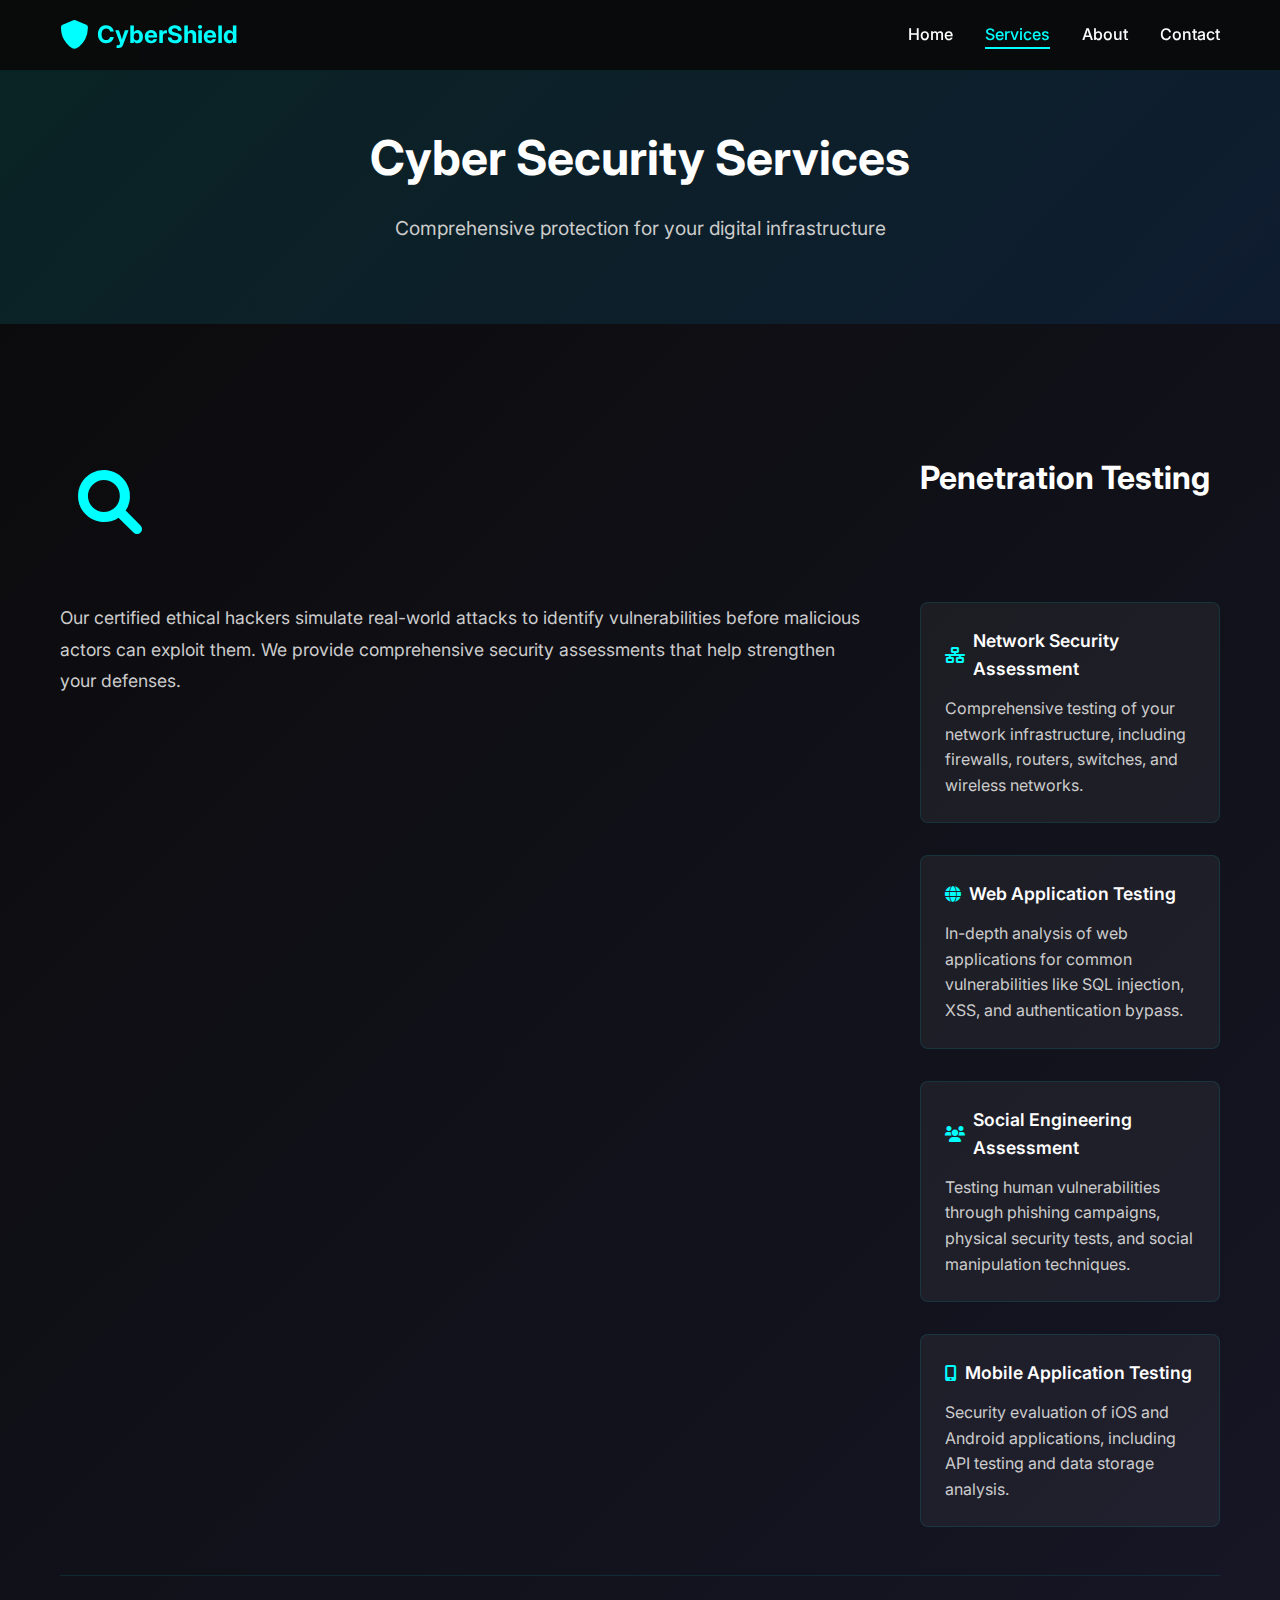
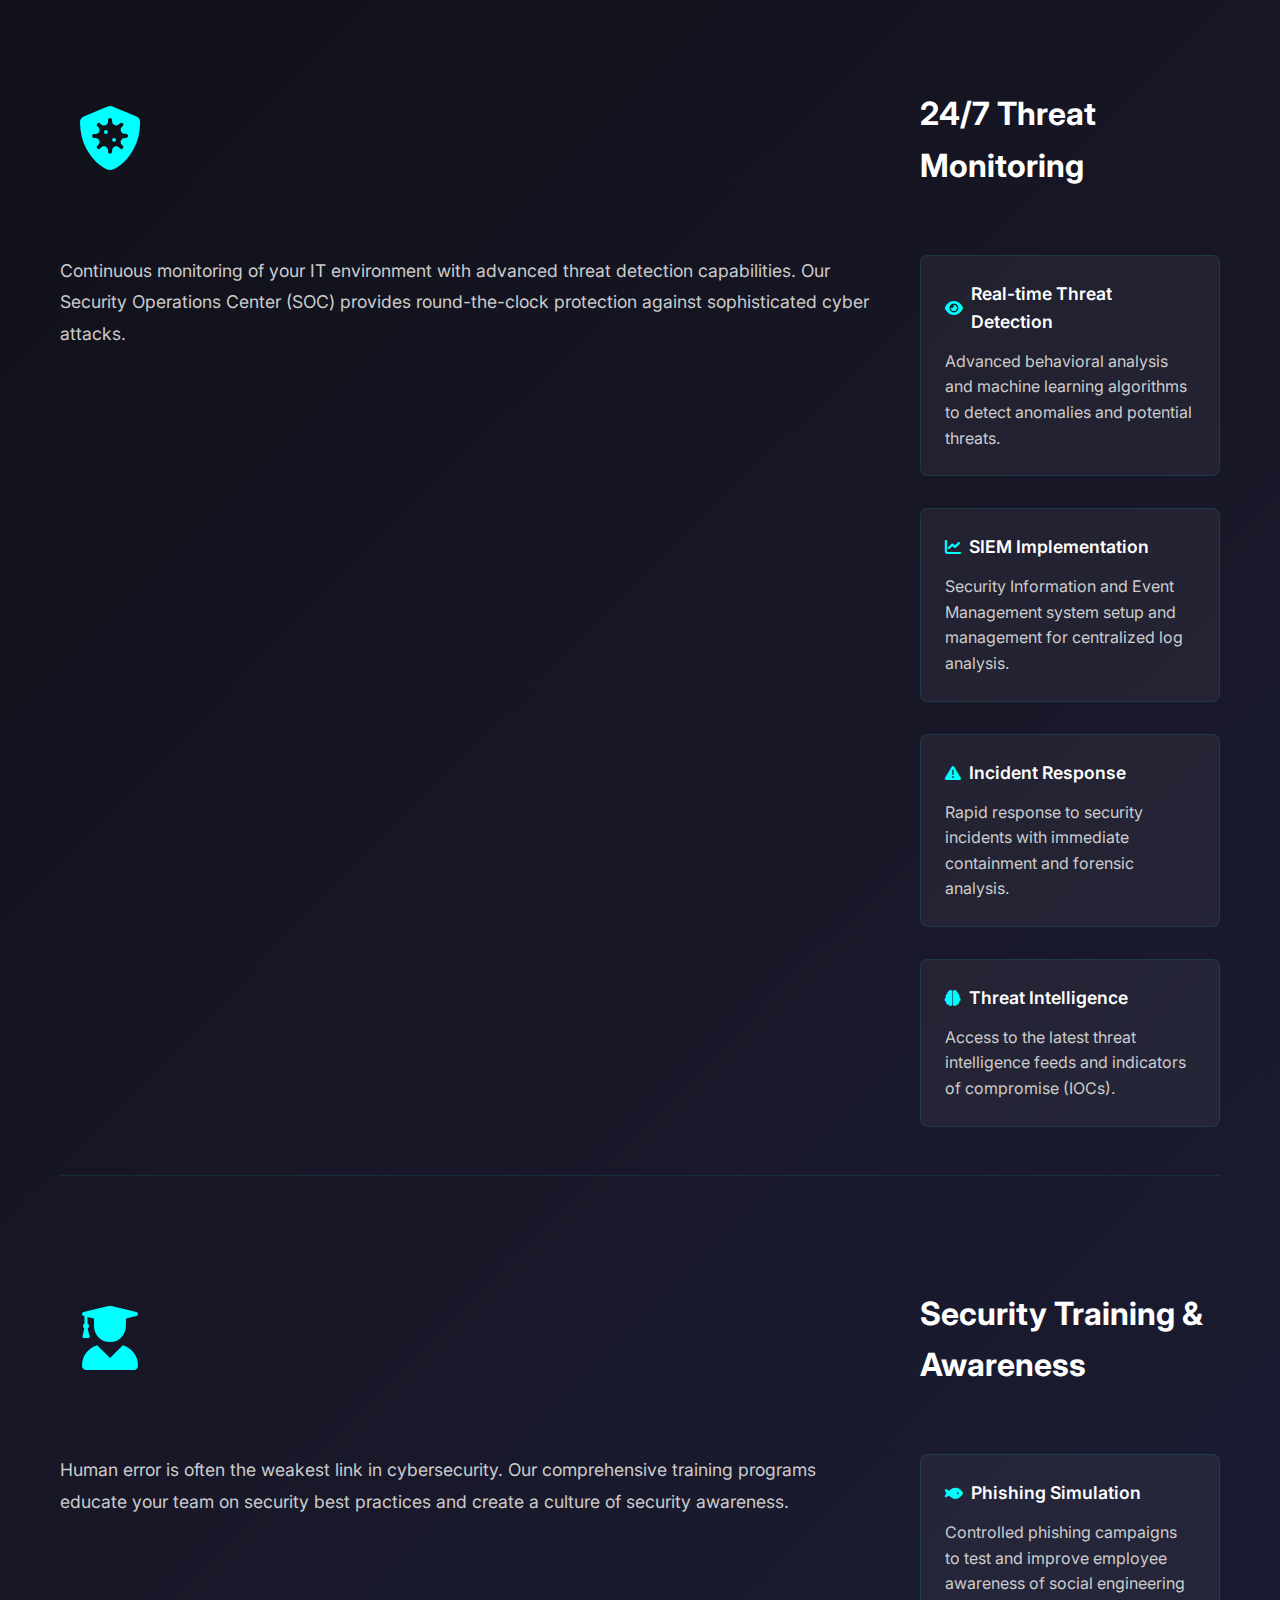
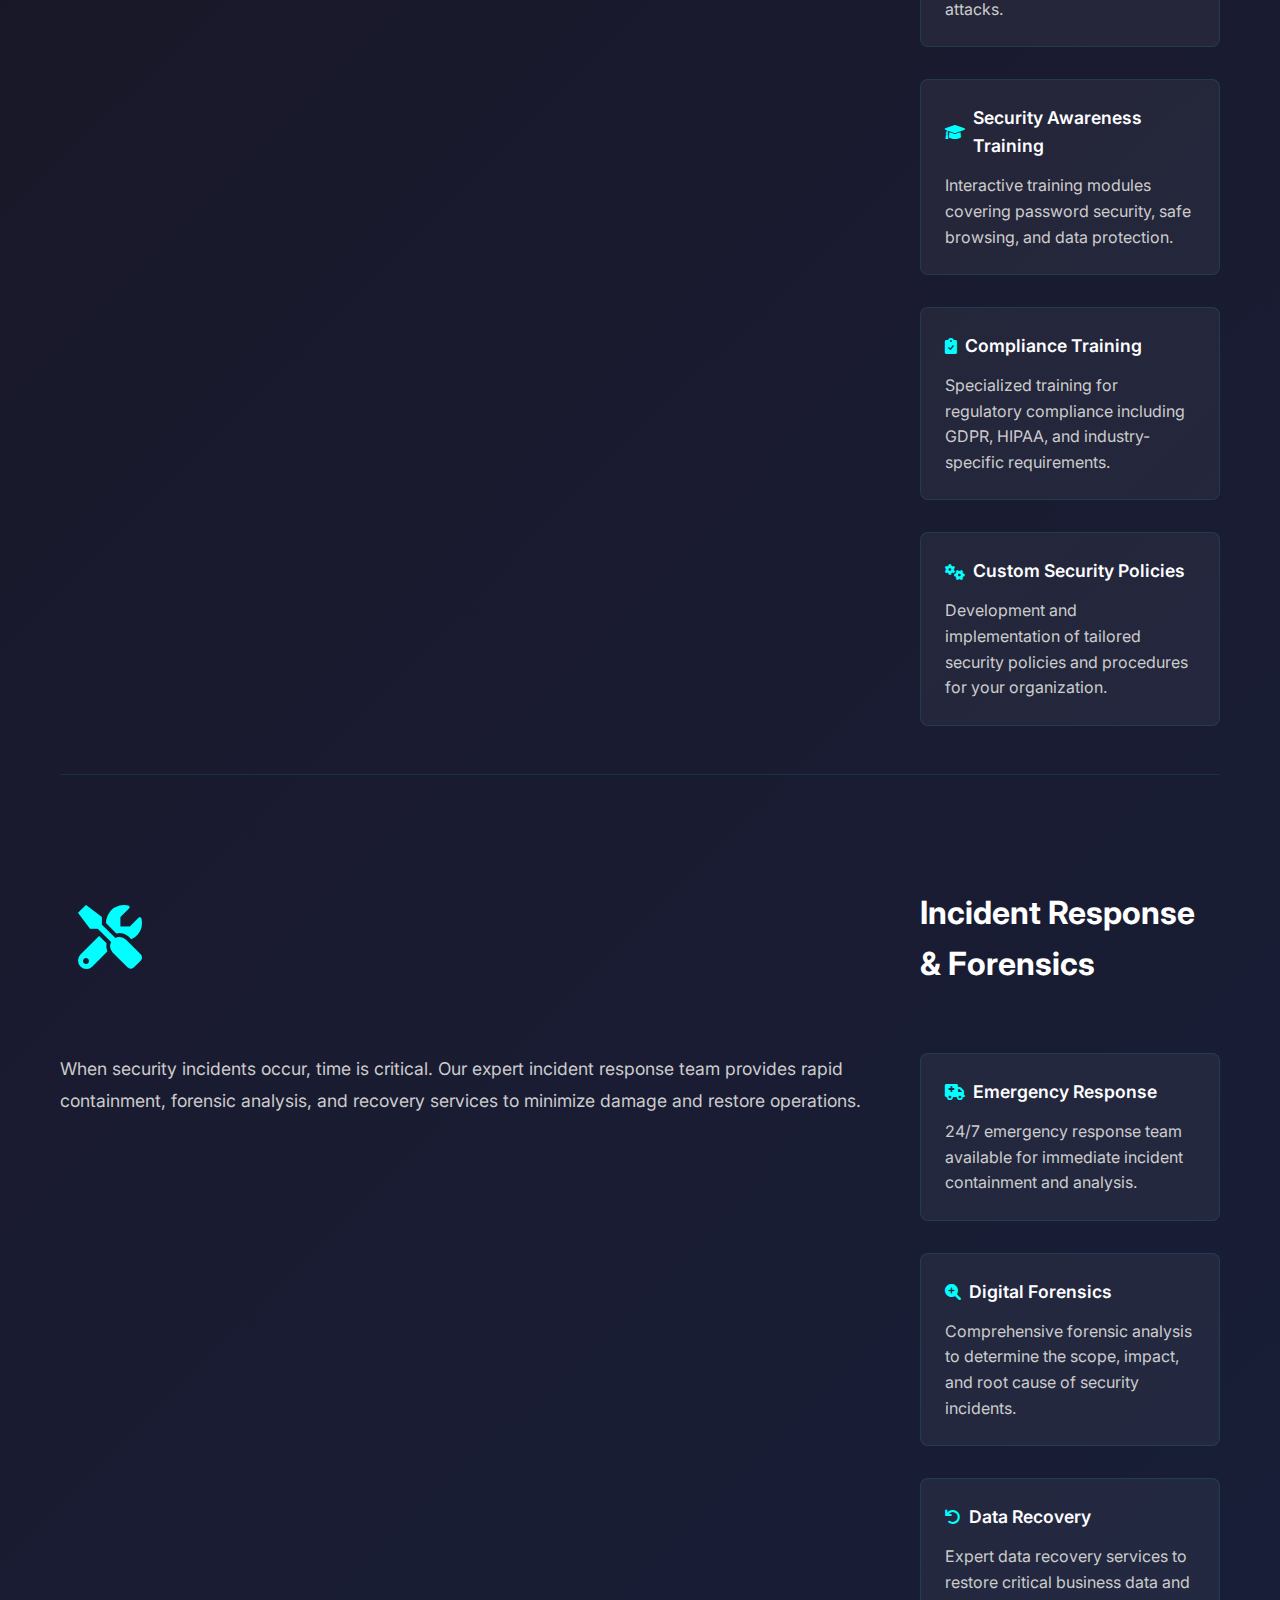
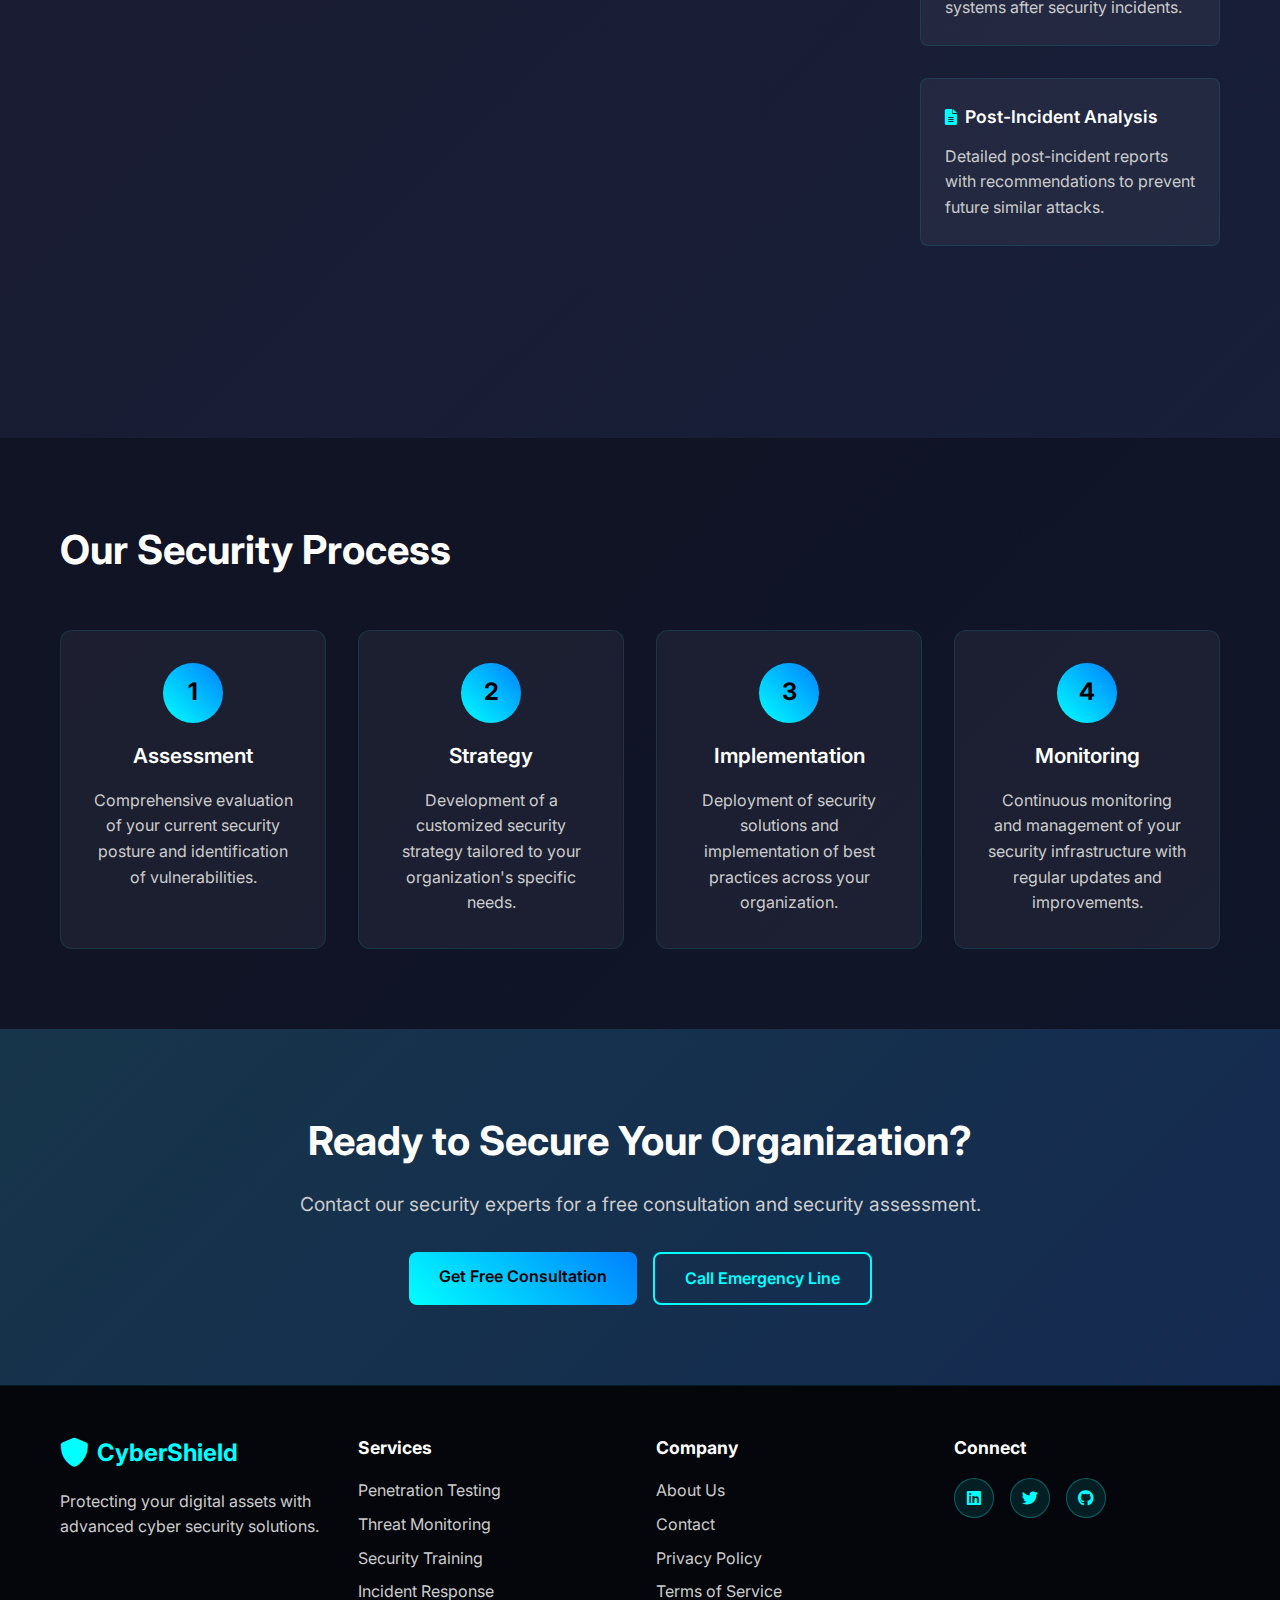
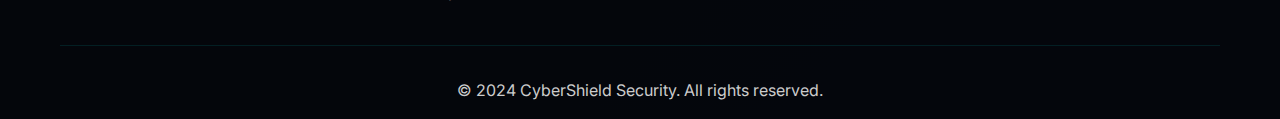
<file: cybersec website/services.html>
<!DOCTYPE html>
<html lang="en">
<head>
    <meta charset="UTF-8">
    <meta name="viewport" content="width=device-width, initial-scale=1.0">
    <title>Cyber Security Services - CyberShield</title>
    <meta name="description" content="Comprehensive cyber security services including penetration testing, threat monitoring, security training, and incident response.">
    <link rel="stylesheet" href="styles.css">
    <link href="https://fonts.googleapis.com/css2?family=Inter:wght@300;400;500;600;700&display=swap" rel="stylesheet">
    <link rel="stylesheet" href="https://cdnjs.cloudflare.com/ajax/libs/font-awesome/6.0.0/css/all.min.css">
</head>
<body>
    <!-- Navigation -->
    <nav class="navbar">
        <div class="nav-container">
            <div class="nav-logo">
                <i class="fas fa-shield-alt"></i>
                <span>CyberShield</span>
            </div>
            <ul class="nav-menu">
                <li class="nav-item">
                    <a href="index.html" class="nav-link">Home</a>
                </li>
                <li class="nav-item">
                    <a href="services.html" class="nav-link active">Services</a>
                </li>
                <li class="nav-item">
                    <a href="about.html" class="nav-link">About</a>
                </li>
                <li class="nav-item">
                    <a href="contact.html" class="nav-link">Contact</a>
                </li>
            </ul>
            <div class="hamburger">
                <span class="bar"></span>
                <span class="bar"></span>
                <span class="bar"></span>
            </div>
        </div>
    </nav>

    <!-- Page Header -->
    <section class="page-header">
        <div class="container">
            <h1 class="page-title">Cyber Security Services</h1>
            <p class="page-description">Comprehensive protection for your digital infrastructure</p>
        </div>
    </section>

    <!-- Detailed Services -->
    <section class="detailed-services">
        <div class="container">
            <div class="service-detail">
                <div class="service-content">
                    <div class="service-icon-large">
                        <i class="fas fa-search"></i>
                    </div>
                    <h2>Penetration Testing</h2>
                    <p class="service-intro">
                        Our certified ethical hackers simulate real-world attacks to identify vulnerabilities 
                        before malicious actors can exploit them. We provide comprehensive security assessments 
                        that help strengthen your defenses.
                    </p>
                    <div class="service-features-detailed">
                        <div class="feature">
                            <h4><i class="fas fa-network-wired"></i> Network Security Assessment</h4>
                            <p>Comprehensive testing of your network infrastructure, including firewalls, routers, switches, and wireless networks.</p>
                        </div>
                        <div class="feature">
                            <h4><i class="fas fa-globe"></i> Web Application Testing</h4>
                            <p>In-depth analysis of web applications for common vulnerabilities like SQL injection, XSS, and authentication bypass.</p>
                        </div>
                        <div class="feature">
                            <h4><i class="fas fa-users"></i> Social Engineering Assessment</h4>
                            <p>Testing human vulnerabilities through phishing campaigns, physical security tests, and social manipulation techniques.</p>
                        </div>
                        <div class="feature">
                            <h4><i class="fas fa-mobile-alt"></i> Mobile Application Testing</h4>
                            <p>Security evaluation of iOS and Android applications, including API testing and data storage analysis.</p>
                        </div>
                    </div>
                </div>
            </div>

            <div class="service-detail">
                <div class="service-content">
                    <div class="service-icon-large">
                        <i class="fas fa-shield-virus"></i>
                    </div>
                    <h2>24/7 Threat Monitoring</h2>
                    <p class="service-intro">
                        Continuous monitoring of your IT environment with advanced threat detection capabilities. 
                        Our Security Operations Center (SOC) provides round-the-clock protection against 
                        sophisticated cyber attacks.
                    </p>
                    <div class="service-features-detailed">
                        <div class="feature">
                            <h4><i class="fas fa-eye"></i> Real-time Threat Detection</h4>
                            <p>Advanced behavioral analysis and machine learning algorithms to detect anomalies and potential threats.</p>
                        </div>
                        <div class="feature">
                            <h4><i class="fas fa-chart-line"></i> SIEM Implementation</h4>
                            <p>Security Information and Event Management system setup and management for centralized log analysis.</p>
                        </div>
                        <div class="feature">
                            <h4><i class="fas fa-exclamation-triangle"></i> Incident Response</h4>
                            <p>Rapid response to security incidents with immediate containment and forensic analysis.</p>
                        </div>
                        <div class="feature">
                            <h4><i class="fas fa-brain"></i> Threat Intelligence</h4>
                            <p>Access to the latest threat intelligence feeds and indicators of compromise (IOCs).</p>
                        </div>
                    </div>
                </div>
            </div>

            <div class="service-detail">
                <div class="service-content">
                    <div class="service-icon-large">
                        <i class="fas fa-user-graduate"></i>
                    </div>
                    <h2>Security Training & Awareness</h2>
                    <p class="service-intro">
                        Human error is often the weakest link in cybersecurity. Our comprehensive training programs 
                        educate your team on security best practices and create a culture of security awareness.
                    </p>
                    <div class="service-features-detailed">
                        <div class="feature">
                            <h4><i class="fas fa-fish"></i> Phishing Simulation</h4>
                            <p>Controlled phishing campaigns to test and improve employee awareness of social engineering attacks.</p>
                        </div>
                        <div class="feature">
                            <h4><i class="fas fa-graduation-cap"></i> Security Awareness Training</h4>
                            <p>Interactive training modules covering password security, safe browsing, and data protection.</p>
                        </div>
                        <div class="feature">
                            <h4><i class="fas fa-clipboard-check"></i> Compliance Training</h4>
                            <p>Specialized training for regulatory compliance including GDPR, HIPAA, and industry-specific requirements.</p>
                        </div>
                        <div class="feature">
                            <h4><i class="fas fa-cogs"></i> Custom Security Policies</h4>
                            <p>Development and implementation of tailored security policies and procedures for your organization.</p>
                        </div>
                    </div>
                </div>
            </div>

            <div class="service-detail">
                <div class="service-content">
                    <div class="service-icon-large">
                        <i class="fas fa-tools"></i>
                    </div>
                    <h2>Incident Response & Forensics</h2>
                    <p class="service-intro">
                        When security incidents occur, time is critical. Our expert incident response team provides 
                        rapid containment, forensic analysis, and recovery services to minimize damage and restore operations.
                    </p>
                    <div class="service-features-detailed">
                        <div class="feature">
                            <h4><i class="fas fa-ambulance"></i> Emergency Response</h4>
                            <p>24/7 emergency response team available for immediate incident containment and analysis.</p>
                        </div>
                        <div class="feature">
                            <h4><i class="fas fa-search-plus"></i> Digital Forensics</h4>
                            <p>Comprehensive forensic analysis to determine the scope, impact, and root cause of security incidents.</p>
                        </div>
                        <div class="feature">
                            <h4><i class="fas fa-undo"></i> Data Recovery</h4>
                            <p>Expert data recovery services to restore critical business data and systems after security incidents.</p>
                        </div>
                        <div class="feature">
                            <h4><i class="fas fa-file-alt"></i> Post-Incident Analysis</h4>
                            <p>Detailed post-incident reports with recommendations to prevent future similar attacks.</p>
                        </div>
                    </div>
                </div>
            </div>
        </div>
    </section>

    <!-- Process Section -->
    <section class="process-section">
        <div class="container">
            <h2 class="section-title">Our Security Process</h2>
            <div class="process-steps">
                <div class="step">
                    <div class="step-number">1</div>
                    <h3>Assessment</h3>
                    <p>Comprehensive evaluation of your current security posture and identification of vulnerabilities.</p>
                </div>
                <div class="step">
                    <div class="step-number">2</div>
                    <h3>Strategy</h3>
                    <p>Development of a customized security strategy tailored to your organization's specific needs.</p>
                </div>
                <div class="step">
                    <div class="step-number">3</div>
                    <h3>Implementation</h3>
                    <p>Deployment of security solutions and implementation of best practices across your organization.</p>
                </div>
                <div class="step">
                    <div class="step-number">4</div>
                    <h3>Monitoring</h3>
                    <p>Continuous monitoring and management of your security infrastructure with regular updates and improvements.</p>
                </div>
            </div>
        </div>
    </section>

    <!-- CTA Section -->
    <section class="cta-section">
        <div class="container">
            <div class="cta-content">
                <h2>Ready to Secure Your Organization?</h2>
                <p>Contact our security experts for a free consultation and security assessment.</p>
                <div class="cta-buttons">
                    <a href="contact.html" class="btn btn-primary">Get Free Consultation</a>
                    <a href="tel:+15551234567" class="btn btn-secondary">Call Emergency Line</a>
                </div>
            </div>
        </div>
    </section>

    <!-- Footer -->
    <footer class="footer">
        <div class="container">
            <div class="footer-content">
                <div class="footer-section">
                    <div class="footer-logo">
                        <i class="fas fa-shield-alt"></i>
                        <span>CyberShield</span>
                    </div>
                    <p>Protecting your digital assets with advanced cyber security solutions.</p>
                </div>
                <div class="footer-section">
                    <h4>Services</h4>
                    <ul>
                        <li><a href="#services">Penetration Testing</a></li>
                        <li><a href="#services">Threat Monitoring</a></li>
                        <li><a href="#services">Security Training</a></li>
                        <li><a href="#services">Incident Response</a></li>
                    </ul>
                </div>
                <div class="footer-section">
                    <h4>Company</h4>
                    <ul>
                        <li><a href="about.html">About Us</a></li>
                        <li><a href="contact.html">Contact</a></li>
                        <li><a href="#">Privacy Policy</a></li>
                        <li><a href="#">Terms of Service</a></li>
                    </ul>
                </div>
                <div class="footer-section">
                    <h4>Connect</h4>
                    <div class="social-links">
                        <a href="#"><i class="fab fa-linkedin"></i></a>
                        <a href="#"><i class="fab fa-twitter"></i></a>
                        <a href="#"><i class="fab fa-github"></i></a>
                    </div>
                </div>
            </div>
            <div class="footer-bottom">
                <p>&copy; 2024 CyberShield Security. All rights reserved.</p>
            </div>
        </div>
    </footer>

    <script src="script.js"></script>
</body>
</html>
</file>
<file: cybersec website/styles.css>
/* Reset and Base Styles */
* {
    margin: 0;
    padding: 0;
    box-sizing: border-box;
}

body {
    font-family: 'Inter', sans-serif;
    line-height: 1.6;
    color: #ffffff;
    background: linear-gradient(135deg, #0a0a0a 0%, #1a1a2e 50%, #16213e 100%);
    min-height: 100vh;
}

.container {
    max-width: 1200px;
    margin: 0 auto;
    padding: 0 20px;
}

/* Navigation */
.navbar {
    position: fixed;
    top: 0;
    width: 100%;
    background: rgba(10, 10, 10, 0.95);
    backdrop-filter: blur(10px);
    z-index: 1000;
    padding: 1rem 0;
    border-bottom: 1px solid rgba(0, 255, 255, 0.1);
}

.nav-container {
    max-width: 1200px;
    margin: 0 auto;
    padding: 0 20px;
    display: flex;
    justify-content: space-between;
    align-items: center;
}

.nav-logo {
    display: flex;
    align-items: center;
    font-size: 1.5rem;
    font-weight: 700;
    color: #00ffff;
}

.nav-logo i {
    margin-right: 0.5rem;
    font-size: 1.8rem;
}

.nav-menu {
    display: flex;
    list-style: none;
    gap: 2rem;
}

.nav-link {
    color: #ffffff;
    text-decoration: none;
    font-weight: 500;
    transition: color 0.3s ease;
    position: relative;
}

.nav-link:hover {
    color: #00ffff;
}

.nav-link::after {
    content: '';
    position: absolute;
    bottom: -5px;
    left: 0;
    width: 0;
    height: 2px;
    background: #00ffff;
    transition: width 0.3s ease;
}

.nav-link:hover::after {
    width: 100%;
}

.hamburger {
    display: none;
    flex-direction: column;
    cursor: pointer;
}

.bar {
    width: 25px;
    height: 3px;
    background: #00ffff;
    margin: 3px 0;
    transition: 0.3s;
}

/* Hero Section */
.hero {
    padding: 120px 0 80px;
    min-height: 100vh;
    display: flex;
    align-items: center;
}

.hero-container {
    max-width: 1200px;
    margin: 0 auto;
    padding: 0 20px;
    display: grid;
    grid-template-columns: 1fr 1fr;
    gap: 4rem;
    align-items: center;
}

.hero-title {
    font-size: 3.5rem;
    font-weight: 700;
    line-height: 1.2;
    margin-bottom: 1.5rem;
}

.gradient-text {
    background: linear-gradient(45deg, #00ffff, #0080ff, #00ffff);
    -webkit-background-clip: text;
    -webkit-text-fill-color: transparent;
    background-clip: text;
    animation: gradient-shift 3s ease-in-out infinite;
}

@keyframes gradient-shift {
    0%, 100% { background-position: 0% 50%; }
    50% { background-position: 100% 50%; }
}

.hero-description {
    font-size: 1.2rem;
    color: #cccccc;
    margin-bottom: 2rem;
    line-height: 1.8;
}

.hero-buttons {
    display: flex;
    gap: 1rem;
    flex-wrap: wrap;
}

.btn {
    padding: 12px 30px;
    border: none;
    border-radius: 8px;
    font-weight: 600;
    text-decoration: none;
    display: inline-block;
    transition: all 0.3s ease;
    cursor: pointer;
    font-size: 1rem;
}

.btn-primary {
    background: linear-gradient(45deg, #00ffff, #0080ff);
    color: #000;
}

.btn-primary:hover {
    transform: translateY(-2px);
    box-shadow: 0 10px 25px rgba(0, 255, 255, 0.3);
}

.btn-secondary {
    background: transparent;
    color: #00ffff;
    border: 2px solid #00ffff;
}

.btn-secondary:hover {
    background: #00ffff;
    color: #000;
    transform: translateY(-2px);
}

/* Security Animation */
.security-animation {
    position: relative;
    display: flex;
    justify-content: center;
    align-items: center;
    height: 400px;
}

.shield-icon {
    font-size: 8rem;
    color: #00ffff;
    animation: pulse 2s ease-in-out infinite;
    z-index: 2;
}

@keyframes pulse {
    0%, 100% { transform: scale(1); }
    50% { transform: scale(1.1); }
}

.floating-elements {
    position: absolute;
    width: 100%;
    height: 100%;
}

.element {
    position: absolute;
    font-size: 2rem;
    color: #0080ff;
    animation: float 3s ease-in-out infinite;
}

.element-1 {
    top: 20%;
    left: 10%;
    animation-delay: 0s;
}

.element-2 {
    top: 10%;
    right: 20%;
    animation-delay: 0.5s;
}

.element-3 {
    bottom: 30%;
    left: 5%;
    animation-delay: 1s;
}

.element-4 {
    bottom: 20%;
    right: 10%;
    animation-delay: 1.5s;
}

@keyframes float {
    0%, 100% { transform: translateY(0px) rotate(0deg); }
    50% { transform: translateY(-20px) rotate(180deg); }
}

/* Services Section */
.services {
    padding: 80px 0;
    background: rgba(0, 0, 0, 0.3);
}

.section-header {
    text-align: center;
    margin-bottom: 4rem;
}

.section-title {
    font-size: 2.5rem;
    font-weight: 700;
    margin-bottom: 1rem;
    color: #ffffff;
}

.section-description {
    font-size: 1.2rem;
    color: #cccccc;
    max-width: 600px;
    margin: 0 auto;
}

.services-grid {
    display: grid;
    grid-template-columns: repeat(auto-fit, minmax(350px, 1fr));
    gap: 2rem;
}

.service-card {
    background: rgba(255, 255, 255, 0.05);
    border: 1px solid rgba(0, 255, 255, 0.1);
    border-radius: 12px;
    padding: 2rem;
    transition: all 0.3s ease;
    backdrop-filter: blur(10px);
}

.service-card:hover {
    transform: translateY(-5px);
    border-color: #00ffff;
    box-shadow: 0 20px 40px rgba(0, 255, 255, 0.1);
}

.service-icon {
    font-size: 3rem;
    color: #00ffff;
    margin-bottom: 1rem;
}

.service-card h3 {
    font-size: 1.5rem;
    font-weight: 600;
    margin-bottom: 1rem;
    color: #ffffff;
}

.service-card p {
    color: #cccccc;
    margin-bottom: 1.5rem;
    line-height: 1.6;
}

.service-features {
    list-style: none;
}

.service-features li {
    color: #cccccc;
    margin-bottom: 0.5rem;
    padding-left: 1.5rem;
    position: relative;
}

.service-features li::before {
    content: '✓';
    position: absolute;
    left: 0;
    color: #00ffff;
    font-weight: bold;
}

/* About Section */
.about {
    padding: 80px 0;
}

.about-content {
    display: grid;
    grid-template-columns: 2fr 1fr;
    gap: 4rem;
    align-items: center;
}

.about-description {
    font-size: 1.1rem;
    color: #cccccc;
    margin-bottom: 2rem;
    line-height: 1.8;
}

.stats {
    display: flex;
    gap: 2rem;
    flex-wrap: wrap;
}

.stat {
    text-align: center;
}

.stat-number {
    font-size: 2.5rem;
    font-weight: 700;
    color: #00ffff;
    margin-bottom: 0.5rem;
}

.stat-label {
    color: #cccccc;
    font-size: 0.9rem;
}

.security-badge {
    display: flex;
    flex-direction: column;
    align-items: center;
    padding: 2rem;
    background: rgba(0, 255, 255, 0.1);
    border: 2px solid #00ffff;
    border-radius: 12px;
    text-align: center;
}

.security-badge i {
    font-size: 4rem;
    color: #00ffff;
    margin-bottom: 1rem;
}

.security-badge span {
    font-size: 1.2rem;
    font-weight: 600;
    color: #ffffff;
}

/* Contact Section */
.contact {
    padding: 80px 0;
    background: rgba(0, 0, 0, 0.3);
}

.contact-content {
    display: grid;
    grid-template-columns: 1fr 1fr;
    gap: 4rem;
    margin-top: 3rem;
}

.contact-info {
    display: flex;
    flex-direction: column;
    gap: 2rem;
}

.contact-item {
    display: flex;
    align-items: center;
    gap: 1rem;
    padding: 1.5rem;
    background: rgba(255, 255, 255, 0.05);
    border-radius: 8px;
    border: 1px solid rgba(0, 255, 255, 0.1);
}

.contact-item i {
    font-size: 1.5rem;
    color: #00ffff;
    width: 30px;
}

.contact-item h4 {
    color: #ffffff;
    margin-bottom: 0.5rem;
}

.contact-item p {
    color: #cccccc;
}

.contact-form {
    background: rgba(255, 255, 255, 0.05);
    padding: 2rem;
    border-radius: 12px;
    border: 1px solid rgba(0, 255, 255, 0.1);
}

.form-group {
    margin-bottom: 1.5rem;
}

.form-group input,
.form-group select,
.form-group textarea {
    width: 100%;
    padding: 12px 16px;
    background: rgba(255, 255, 255, 0.1);
    border: 1px solid rgba(0, 255, 255, 0.3);
    border-radius: 8px;
    color: #ffffff;
    font-size: 1rem;
    transition: all 0.3s ease;
}

.form-group input:focus,
.form-group select:focus,
.form-group textarea:focus {
    outline: none;
    border-color: #00ffff;
    box-shadow: 0 0 10px rgba(0, 255, 255, 0.3);
}

.form-group input::placeholder,
.form-group textarea::placeholder {
    color: #999999;
}

.form-group select option {
    background: #1a1a2e;
    color: #ffffff;
}

/* Footer */
.footer {
    background: rgba(0, 0, 0, 0.8);
    padding: 3rem 0 1rem;
    border-top: 1px solid rgba(0, 255, 255, 0.1);
}

.footer-content {
    display: grid;
    grid-template-columns: repeat(auto-fit, minmax(250px, 1fr));
    gap: 2rem;
    margin-bottom: 2rem;
}

.footer-logo {
    display: flex;
    align-items: center;
    font-size: 1.5rem;
    font-weight: 700;
    color: #00ffff;
    margin-bottom: 1rem;
}

.footer-logo i {
    margin-right: 0.5rem;
    font-size: 1.8rem;
}

.footer-section h4 {
    color: #ffffff;
    margin-bottom: 1rem;
    font-size: 1.1rem;
}

.footer-section p {
    color: #cccccc;
    line-height: 1.6;
}

.footer-section ul {
    list-style: none;
}

.footer-section ul li {
    margin-bottom: 0.5rem;
}

.footer-section ul li a {
    color: #cccccc;
    text-decoration: none;
    transition: color 0.3s ease;
}

.footer-section ul li a:hover {
    color: #00ffff;
}

.social-links {
    display: flex;
    gap: 1rem;
}

.social-links a {
    display: flex;
    align-items: center;
    justify-content: center;
    width: 40px;
    height: 40px;
    background: rgba(0, 255, 255, 0.1);
    border: 1px solid rgba(0, 255, 255, 0.3);
    border-radius: 50%;
    color: #00ffff;
    text-decoration: none;
    transition: all 0.3s ease;
}

.social-links a:hover {
    background: #00ffff;
    color: #000;
    transform: translateY(-2px);
}

.footer-bottom {
    text-align: center;
    padding-top: 2rem;
    border-top: 1px solid rgba(0, 255, 255, 0.1);
    color: #cccccc;
}

/* Responsive Design */
@media (max-width: 768px) {
    .hamburger {
        display: flex;
    }

    .nav-menu {
        position: fixed;
        left: -100%;
        top: 70px;
        flex-direction: column;
        background: rgba(10, 10, 10, 0.95);
        width: 100%;
        text-align: center;
        transition: 0.3s;
        padding: 2rem 0;
        backdrop-filter: blur(10px);
    }

    .nav-menu.active {
        left: 0;
    }

    .hero-container {
        grid-template-columns: 1fr;
        text-align: center;
    }

    .hero-title {
        font-size: 2.5rem;
    }

    .about-content {
        grid-template-columns: 1fr;
        text-align: center;
    }

    .contact-content {
        grid-template-columns: 1fr;
    }

    .stats {
        justify-content: center;
    }

    .services-grid {
        grid-template-columns: 1fr;
    }

    .hero-buttons {
        justify-content: center;
    }
}

@media (max-width: 480px) {
    .hero-title {
        font-size: 2rem;
    }

    .section-title {
        font-size: 2rem;
    }

    .service-card {
        padding: 1.5rem;
    }

    .stats {
        flex-direction: column;
        align-items: center;
    }
}

/* Page Header */
.page-header {
    padding: 120px 0 80px;
    text-align: center;
    background: linear-gradient(135deg, rgba(0, 255, 255, 0.1) 0%, rgba(0, 128, 255, 0.1) 100%);
}

.page-title {
    font-size: 3rem;
    font-weight: 700;
    margin-bottom: 1rem;
    color: #ffffff;
}

.page-description {
    font-size: 1.2rem;
    color: #cccccc;
    max-width: 600px;
    margin: 0 auto;
}

/* Mission Section */
.mission-section {
    padding: 80px 0;
}

.mission-content {
    display: grid;
    grid-template-columns: 2fr 1fr;
    gap: 4rem;
    align-items: center;
}

.mission-description {
    font-size: 1.1rem;
    color: #cccccc;
    margin-bottom: 1.5rem;
    line-height: 1.8;
}

.mission-stats {
    display: grid;
    grid-template-columns: repeat(2, 1fr);
    gap: 2rem;
}

.stat-item {
    text-align: center;
    padding: 2rem;
    background: rgba(0, 255, 255, 0.1);
    border: 1px solid rgba(0, 255, 255, 0.3);
    border-radius: 12px;
}

.stat-item .stat-number {
    font-size: 2.5rem;
    font-weight: 700;
    color: #00ffff;
    margin-bottom: 0.5rem;
}

.stat-item .stat-label {
    color: #cccccc;
    font-size: 0.9rem;
}

/* Team Section */
.team-section {
    padding: 80px 0;
    background: rgba(0, 0, 0, 0.3);
}

.team-grid {
    display: grid;
    grid-template-columns: repeat(auto-fit, minmax(280px, 1fr));
    gap: 2rem;
    margin-top: 3rem;
}

.team-member {
    background: rgba(255, 255, 255, 0.05);
    border: 1px solid rgba(0, 255, 255, 0.1);
    border-radius: 12px;
    padding: 2rem;
    text-align: center;
    transition: all 0.3s ease;
}

.team-member:hover {
    transform: translateY(-5px);
    border-color: #00ffff;
    box-shadow: 0 20px 40px rgba(0, 255, 255, 0.1);
}

.member-photo {
    width: 80px;
    height: 80px;
    background: rgba(0, 255, 255, 0.1);
    border: 2px solid #00ffff;
    border-radius: 50%;
    display: flex;
    align-items: center;
    justify-content: center;
    margin: 0 auto 1rem;
    font-size: 2rem;
    color: #00ffff;
}

.team-member h3 {
    font-size: 1.3rem;
    font-weight: 600;
    margin-bottom: 0.5rem;
    color: #ffffff;
}

.member-role {
    color: #00ffff;
    font-weight: 500;
    margin-bottom: 1rem;
}

.member-bio {
    color: #cccccc;
    line-height: 1.6;
    margin-bottom: 1.5rem;
}

.member-certifications {
    display: flex;
    flex-wrap: wrap;
    gap: 0.5rem;
    justify-content: center;
}

.cert {
    background: rgba(0, 255, 255, 0.1);
    color: #00ffff;
    padding: 0.3rem 0.8rem;
    border-radius: 20px;
    font-size: 0.8rem;
    font-weight: 500;
    border: 1px solid rgba(0, 255, 255, 0.3);
}

/* Values Section */
.values-section {
    padding: 80px 0;
}

.values-grid {
    display: grid;
    grid-template-columns: repeat(auto-fit, minmax(250px, 1fr));
    gap: 2rem;
    margin-top: 3rem;
}

.value-card {
    background: rgba(255, 255, 255, 0.05);
    border: 1px solid rgba(0, 255, 255, 0.1);
    border-radius: 12px;
    padding: 2rem;
    text-align: center;
    transition: all 0.3s ease;
}

.value-card:hover {
    transform: translateY(-5px);
    border-color: #00ffff;
    box-shadow: 0 20px 40px rgba(0, 255, 255, 0.1);
}

.value-icon {
    font-size: 3rem;
    color: #00ffff;
    margin-bottom: 1rem;
}

.value-card h3 {
    font-size: 1.3rem;
    font-weight: 600;
    margin-bottom: 1rem;
    color: #ffffff;
}

.value-card p {
    color: #cccccc;
    line-height: 1.6;
}

/* Certifications Section */
.certifications-section {
    padding: 80px 0;
    background: rgba(0, 0, 0, 0.3);
}

.certifications-grid {
    display: grid;
    grid-template-columns: repeat(auto-fit, minmax(250px, 1fr));
    gap: 2rem;
    margin-top: 3rem;
}

.certification-item {
    background: rgba(255, 255, 255, 0.05);
    border: 1px solid rgba(0, 255, 255, 0.1);
    border-radius: 12px;
    padding: 2rem;
    text-align: center;
    transition: all 0.3s ease;
}

.certification-item:hover {
    transform: translateY(-5px);
    border-color: #00ffff;
    box-shadow: 0 20px 40px rgba(0, 255, 255, 0.1);
}

.cert-logo {
    font-size: 3rem;
    color: #00ffff;
    margin-bottom: 1rem;
}

.certification-item h3 {
    font-size: 1.3rem;
    font-weight: 600;
    margin-bottom: 1rem;
    color: #ffffff;
}

.certification-item p {
    color: #cccccc;
    line-height: 1.6;
}

/* Detailed Services */
.detailed-services {
    padding: 80px 0;
}

.service-detail {
    margin-bottom: 4rem;
    padding: 3rem 0;
    border-bottom: 1px solid rgba(0, 255, 255, 0.1);
}

.service-detail:last-child {
    border-bottom: none;
}

.service-content {
    display: grid;
    grid-template-columns: auto 1fr;
    gap: 3rem;
    align-items: start;
}

.service-icon-large {
    font-size: 4rem;
    color: #00ffff;
    width: 100px;
    text-align: center;
}

.service-detail h2 {
    font-size: 2rem;
    font-weight: 700;
    margin-bottom: 1rem;
    color: #ffffff;
}

.service-intro {
    font-size: 1.1rem;
    color: #cccccc;
    margin-bottom: 2rem;
    line-height: 1.8;
}

.service-features-detailed {
    display: grid;
    grid-template-columns: repeat(auto-fit, minmax(300px, 1fr));
    gap: 2rem;
}

.feature {
    background: rgba(255, 255, 255, 0.05);
    border: 1px solid rgba(0, 255, 255, 0.1);
    border-radius: 8px;
    padding: 1.5rem;
}

.feature h4 {
    font-size: 1.1rem;
    font-weight: 600;
    margin-bottom: 0.8rem;
    color: #ffffff;
    display: flex;
    align-items: center;
    gap: 0.5rem;
}

.feature h4 i {
    color: #00ffff;
    font-size: 1rem;
}

.feature p {
    color: #cccccc;
    line-height: 1.6;
}

/* Process Section */
.process-section {
    padding: 80px 0;
    background: rgba(0, 0, 0, 0.3);
}

.process-steps {
    display: grid;
    grid-template-columns: repeat(auto-fit, minmax(250px, 1fr));
    gap: 2rem;
    margin-top: 3rem;
}

.step {
    text-align: center;
    padding: 2rem;
    background: rgba(255, 255, 255, 0.05);
    border: 1px solid rgba(0, 255, 255, 0.1);
    border-radius: 12px;
    transition: all 0.3s ease;
}

.step:hover {
    transform: translateY(-5px);
    border-color: #00ffff;
    box-shadow: 0 20px 40px rgba(0, 255, 255, 0.1);
}

.step-number {
    width: 60px;
    height: 60px;
    background: linear-gradient(45deg, #00ffff, #0080ff);
    border-radius: 50%;
    display: flex;
    align-items: center;
    justify-content: center;
    font-size: 1.5rem;
    font-weight: 700;
    color: #000;
    margin: 0 auto 1rem;
}

.step h3 {
    font-size: 1.3rem;
    font-weight: 600;
    margin-bottom: 1rem;
    color: #ffffff;
}

.step p {
    color: #cccccc;
    line-height: 1.6;
}

/* CTA Section */
.cta-section {
    padding: 80px 0;
    background: linear-gradient(135deg, rgba(0, 255, 255, 0.1) 0%, rgba(0, 128, 255, 0.1) 100%);
    text-align: center;
}

.cta-content h2 {
    font-size: 2.5rem;
    font-weight: 700;
    margin-bottom: 1rem;
    color: #ffffff;
}

.cta-content p {
    font-size: 1.2rem;
    color: #cccccc;
    margin-bottom: 2rem;
}

.cta-buttons {
    display: flex;
    gap: 1rem;
    justify-content: center;
    flex-wrap: wrap;
}

/* Contact Section Enhancements */
.contact-section {
    padding: 80px 0;
}

.contact-methods {
    margin-bottom: 3rem;
}

.contact-method {
    display: flex;
    align-items: center;
    gap: 1rem;
    padding: 1.5rem;
    background: rgba(255, 255, 255, 0.05);
    border: 1px solid rgba(0, 255, 255, 0.1);
    border-radius: 8px;
    margin-bottom: 1rem;
    transition: all 0.3s ease;
}

.contact-method:hover {
    border-color: #00ffff;
    box-shadow: 0 5px 15px rgba(0, 255, 255, 0.1);
}

.method-icon {
    font-size: 1.5rem;
    color: #00ffff;
    width: 40px;
    text-align: center;
}

.method-content h3 {
    color: #ffffff;
    margin-bottom: 0.5rem;
    font-size: 1.1rem;
}

.method-description {
    color: #cccccc;
    font-size: 0.9rem;
    margin-bottom: 0.5rem;
}

.method-link {
    color: #00ffff;
    text-decoration: none;
    font-weight: 500;
}

.method-link:hover {
    text-decoration: underline;
}

.emergency-notice {
    background: rgba(255, 0, 0, 0.1);
    border: 2px solid rgba(255, 0, 0, 0.3);
    border-radius: 12px;
    padding: 2rem;
    display: flex;
    gap: 1rem;
    align-items: center;
}

.emergency-icon {
    font-size: 2rem;
    color: #ff0000;
}

.emergency-content h4 {
    color: #ffffff;
    margin-bottom: 0.5rem;
}

.emergency-content p {
    color: #cccccc;
    margin-bottom: 1rem;
}

.btn-emergency {
    background: #ff0000;
    color: #ffffff;
    border: none;
    padding: 12px 24px;
    border-radius: 8px;
    font-weight: 600;
    text-decoration: none;
    display: inline-flex;
    align-items: center;
    gap: 0.5rem;
    transition: all 0.3s ease;
}

.btn-emergency:hover {
    background: #cc0000;
    transform: translateY(-2px);
    box-shadow: 0 5px 15px rgba(255, 0, 0, 0.3);
}

/* Contact Form Enhancements */
.contact-form-container {
    background: rgba(255, 255, 255, 0.05);
    border: 1px solid rgba(0, 255, 255, 0.1);
    border-radius: 12px;
    padding: 2rem;
}

.form-header {
    margin-bottom: 2rem;
    text-align: center;
}

.form-header h3 {
    font-size: 1.5rem;
    font-weight: 600;
    margin-bottom: 0.5rem;
    color: #ffffff;
}

.form-header p {
    color: #cccccc;
}

.form-row {
    display: grid;
    grid-template-columns: 1fr 1fr;
    gap: 1rem;
}

.form-group label {
    display: block;
    color: #ffffff;
    margin-bottom: 0.5rem;
    font-weight: 500;
}

.form-group input,
.form-group select,
.form-group textarea {
    width: 100%;
    padding: 12px 16px;
    background: rgba(255, 255, 255, 0.1);
    border: 1px solid rgba(0, 255, 255, 0.3);
    border-radius: 8px;
    color: #ffffff;
    font-size: 1rem;
    transition: all 0.3s ease;
}

.form-group input:focus,
.form-group select:focus,
.form-group textarea:focus {
    outline: none;
    border-color: #00ffff;
    box-shadow: 0 0 10px rgba(0, 255, 255, 0.3);
}

.form-group input::placeholder,
.form-group textarea::placeholder {
    color: #999999;
}

.form-group select option {
    background: #1a1a2e;
    color: #ffffff;
}

.checkbox-group {
    margin-bottom: 1.5rem;
}

.checkbox-label {
    display: flex;
    align-items: flex-start;
    gap: 0.8rem;
    color: #cccccc;
    cursor: pointer;
    line-height: 1.5;
}

.checkbox-label input[type="checkbox"] {
    width: auto;
    margin: 0;
}

.privacy-link {
    color: #00ffff;
    text-decoration: none;
}

.privacy-link:hover {
    text-decoration: underline;
}

.btn-full {
    width: 100%;
    justify-content: center;
}

/* FAQ Section */
.faq-section {
    padding: 80px 0;
    background: rgba(0, 0, 0, 0.3);
}

.faq-container {
    max-width: 800px;
    margin: 3rem auto 0;
}

.faq-item {
    background: rgba(255, 255, 255, 0.05);
    border: 1px solid rgba(0, 255, 255, 0.1);
    border-radius: 8px;
    margin-bottom: 1rem;
    overflow: hidden;
}

.faq-question {
    padding: 1.5rem;
    cursor: pointer;
    display: flex;
    justify-content: space-between;
    align-items: center;
    transition: all 0.3s ease;
}

.faq-question:hover {
    background: rgba(0, 255, 255, 0.1);
}

.faq-question h3 {
    color: #ffffff;
    font-size: 1.1rem;
    font-weight: 600;
    margin: 0;
}

.faq-question i {
    color: #00ffff;
    transition: transform 0.3s ease;
}

.faq-item.active .faq-question i {
    transform: rotate(180deg);
}

.faq-answer {
    padding: 0 1.5rem;
    max-height: 0;
    overflow: hidden;
    transition: all 0.3s ease;
}

.faq-item.active .faq-answer {
    padding: 0 1.5rem 1.5rem;
    max-height: 200px;
}

.faq-answer p {
    color: #cccccc;
    line-height: 1.6;
    margin: 0;
}

/* Active navigation link */
.nav-link.active {
    color: #00ffff;
}

.nav-link.active::after {
    width: 100%;
}

/* Scroll animations */
@keyframes fadeInUp {
    from {
        opacity: 0;
        transform: translateY(30px);
    }
    to {
        opacity: 1;
        transform: translateY(0);
    }
}

.fade-in-up {
    animation: fadeInUp 0.6s ease-out;
}

/* Loading animation */
.loading {
    display: inline-block;
    width: 20px;
    height: 20px;
    border: 3px solid rgba(0, 255, 255, 0.3);
    border-radius: 50%;
    border-top-color: #00ffff;
    animation: spin 1s ease-in-out infinite;
}

@keyframes spin {
    to { transform: rotate(360deg); }
}
</file>
